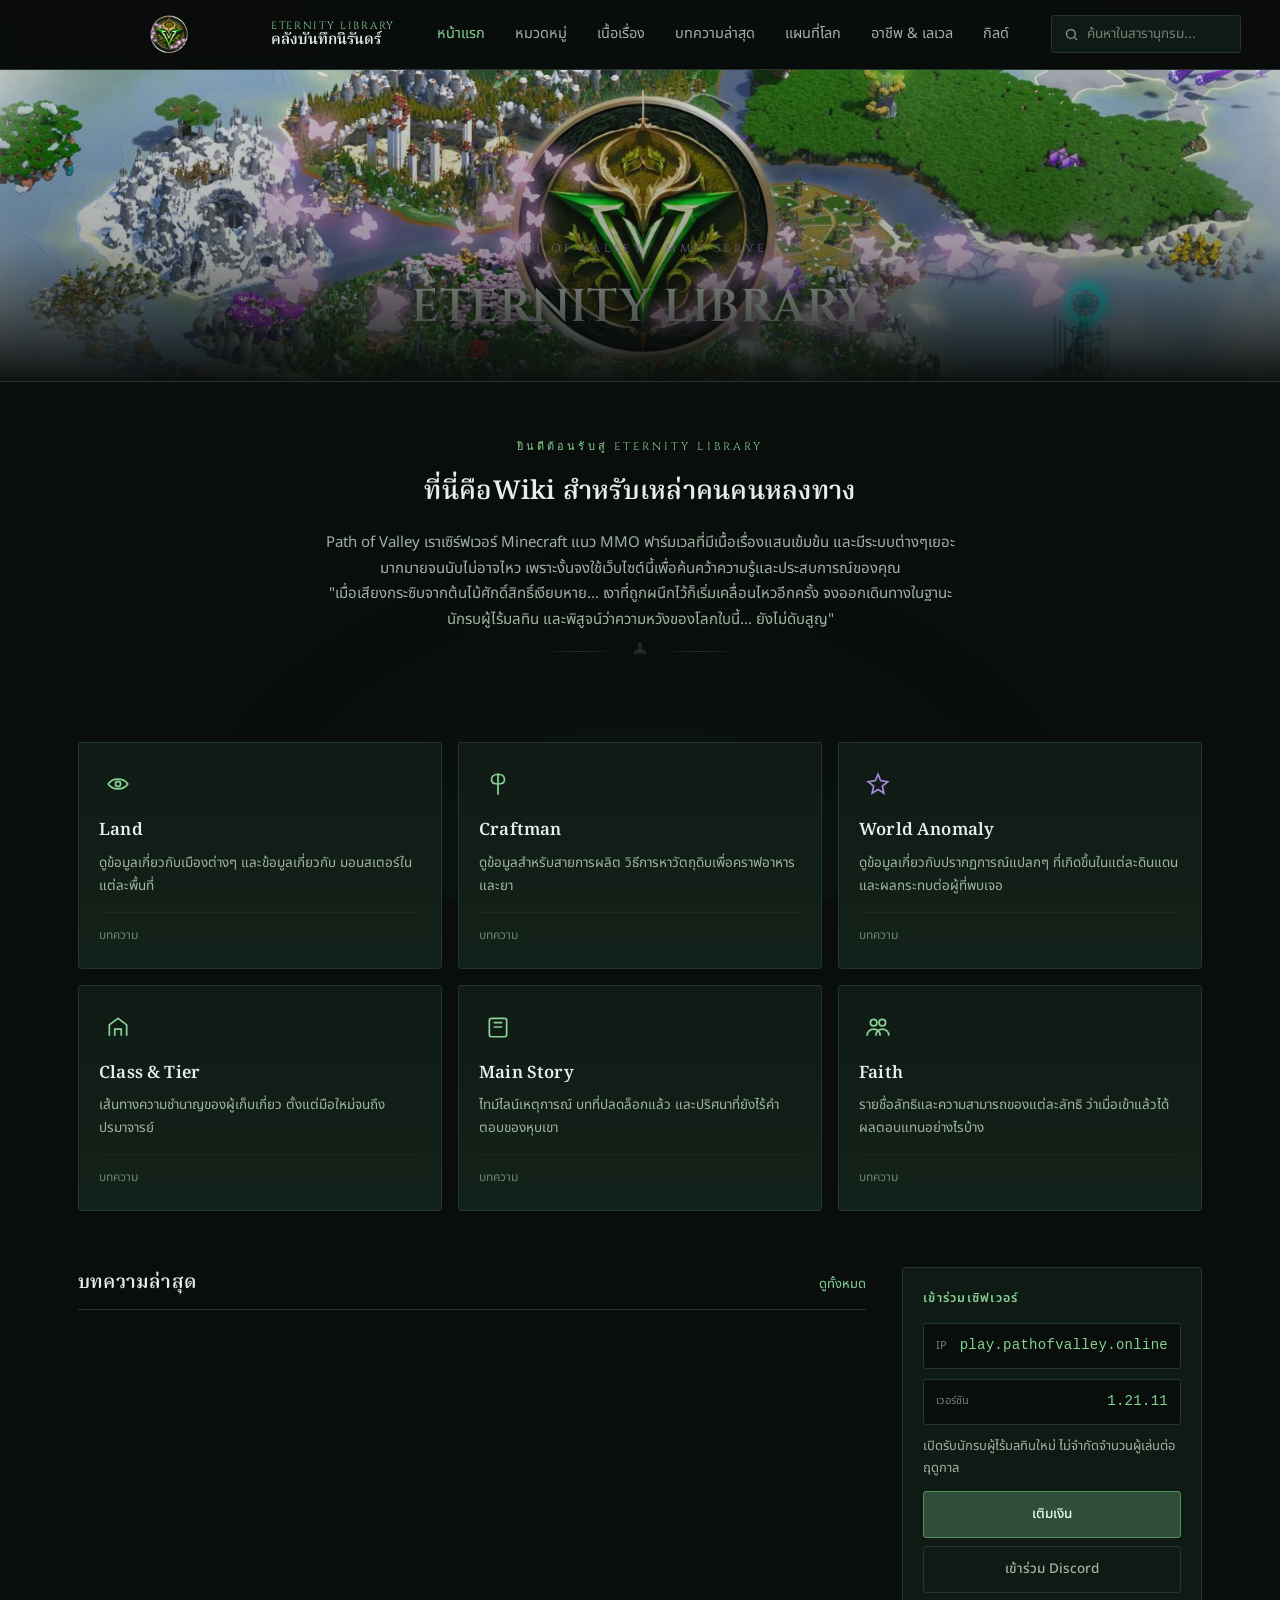
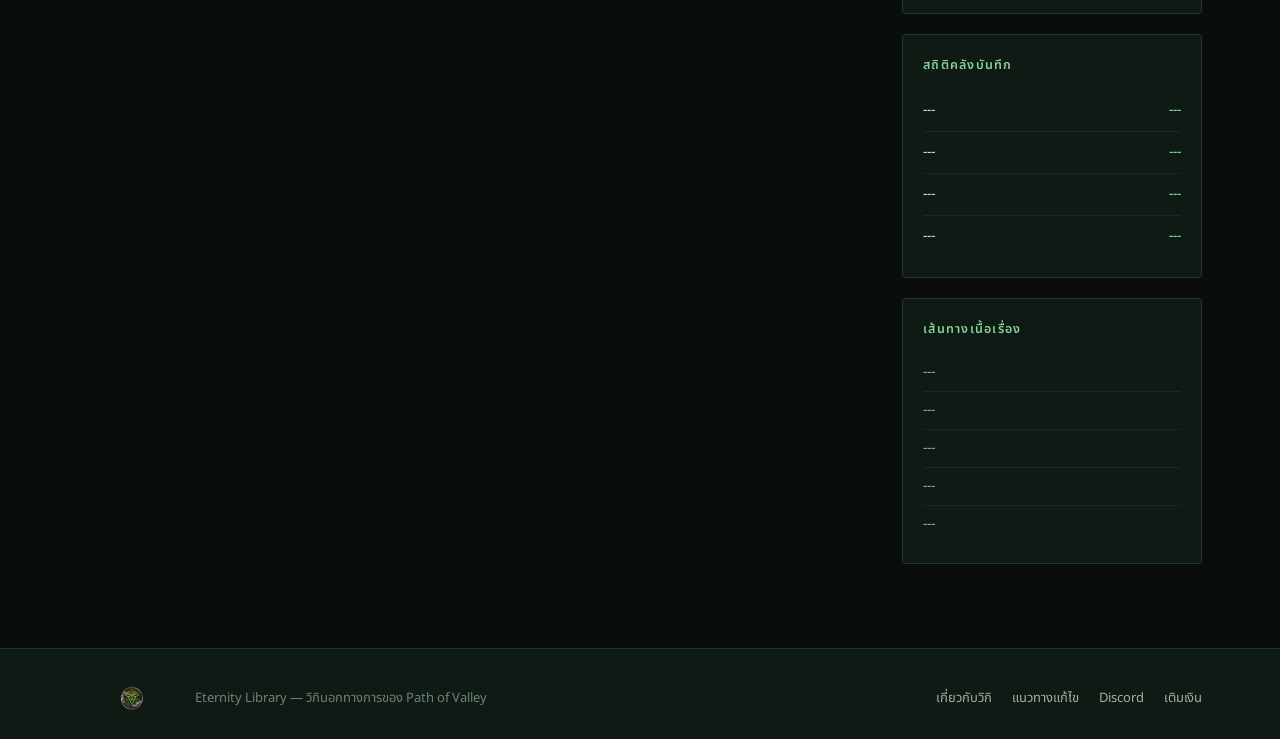
<file: index.html>
<!DOCTYPE html>
<html lang="th">
<head>
<meta charset="UTF-8">
<meta name="viewport" content="width=device-width, initial-scale=1.0">
<title>Eternity Library — สารานุกรม Path of Valley</title>

<!-- ฟอนต์ภาษาไทย + ฟอนต์หัวข้อสไตล์แฟนตาซี -->
<link rel="preconnect" href="https://fonts.googleapis.com">
<link rel="preconnect" href="https://fonts.gstatic.com" crossorigin>
<link href="https://fonts.googleapis.com/css2?family=Cinzel:wght@500;600;700&family=Noto+Serif+Thai:wght@500;600;700&family=Noto+Sans+Thai:wght@400;500;600&display=swap" rel="stylesheet">

<!-- ไฟล์สไตล์หลัก (สี/ฟอนต์/เลย์เอาต์ ทั้งหมดอยู่ไฟล์นี้) -->
<link rel="stylesheet" href="css/style.css">
</head>
<body>

<!-- =========================================================
     HEADER: โลโก้ (มุมซ้ายบน) + เมนู + ช่องค้นหา
     ========================================================= -->
<header>
  <div class="header-inner">
    <a href="#top" class="brand">
      <img src="images/logo.png" alt="Eternity Library โลโก้">
      <span class="brand-text">
        <span class="name-en">Eternity Library</span>
        <span class="name-th">คลังบันทึกนิรันดร์</span>
      </span>
    </a>
    <nav class="main-nav" id="mainNav">
      <a href="#top" class="active">หน้าแรก</a>
      <a href="#categories">หมวดหมู่</a>
      <a href="#storyline">เนื้อเรื่อง</a>
      <a href="#articles">บทความล่าสุด</a>
      <a href="Land.html">แผนที่โลก</a>
      <a href="#">อาชีพ &amp; เลเวล</a>
      <a href="#">กิลด์</a>
    </nav>
    <div class="search-box">
      <svg width="15" height="15" viewBox="0 0 24 24" fill="none" stroke="currentColor" stroke-width="2"><circle cx="11" cy="11" r="7"/><line x1="21" y1="21" x2="16.65" y2="16.65"/></svg>
      <input type="text" placeholder="ค้นหาในสารานุกรม...">
    </div>
    <button class="nav-toggle" id="navToggle" aria-label="เปิดเมนู">☰</button>
  </div>
</header>

<!-- =========================================================
     HERO: แบนเนอร์หน้าแรก + ชื่อวิกิ
     ========================================================= -->
<div class="hero" id="top">
  <img src="images/banner.jpg" alt="แผนที่หุบเขา Path of Valley">
  <div class="hero-content">
    <div class="eyebrow">Path of Valley · MMO Server</div>
    <h1>ETERNITY LIBRARY</h1>
  </div>
</div>

<!-- =========================================================
     INTRO: คำโปรยแนะนำเซิร์ฟเวอร์
     ========================================================= -->
<section class="intro">
  <div class="wrap">
    <div class="kicker">ยินดีต้อนรับสู่ ETERNITY LIBRARY</div>
    <h2>ที่นี่คือWiki สำหรับเหล่าคนคนหลงทาง</h2>
    <p>Path of Valley เราเซิร์ฟเวอร์ Minecraft แนว MMO ฟาร์มเวลที่มีเนื้อเรื่องแสนเข้มข้น และมีระบบต่างๆเยอะมากมายจนนับไม่อาจไหว เพราะงั้นจงใช้เว็บไซต์นี้เพื่อค้นคว้าความรู้และประสบการณ์ของคุณ <br> "เมื่อเสียงกระซิบจากต้นไม้ศักดิ์สิทธิ์เงียบหาย... เงาที่ถูกผนึกไว้ก็เริ่มเคลื่อนไหวอีกครั้ง
จงออกเดินทางในฐานะ นักรบผู้ไร้มลทิน และพิสูจน์ว่าความหวังของโลกใบนี้... ยังไม่ดับสูญ"</p>
  </div>
</section>

<!-- เส้นคั่นลายใบไม้ -->
<div class="ornament">
  <span class="stem"></span>
  <svg width="22" height="22" viewBox="0 0 24 24" fill="none" stroke="currentColor" stroke-width="1.4">
    <path d="M12 3c-2 3-2 6 0 9-2-1-5-1-6 2 3 1 5 0 6-2 1 2 3 3 6 2-1-3-4-3-6-2 2-3 2-6 0-9z"/>
  </svg>
  <span class="stem"></span>
</div>

<!-- =========================================================
     CATEGORIES: การ์ดหมวดหมู่ 6 หมวด
     ========================================================= -->
<section class="categories" id="categories">
  <div class="wrap">
    <div class="cat-grid">

      <a href="Land.html">
        <div class="cat-card"> 
          <div class="icon"> 
            <svg width="26" height="26" viewBox="0 0 24 24" fill="none" stroke="currentColor" stroke-width="1.6"><path d="M3 12c4-6 14-6 18 0-4 6-14 6-18 0z"/><circle cx="12" cy="12" r="2.4"/></svg>
          </div>
          <h3>Land</h3>
          <p>ดูข้อมูลเกี่ยวกับเมืองต่างๆ และข้อมูลเกี่ยวกับ มอนสเตอร์ในแต่ละพื้นที่</p>
        <div class="count">บทความ</div>
      </div>
      </a>

      <a href="Craftman.html">
      <div class="cat-card">
        <div class="icon">
          <svg width="26" height="26" viewBox="0 0 24 24" fill="none" stroke="currentColor" stroke-width="1.6"><path d="M12 2v20M6 8c0-3 2.5-5 6-5s6 2 6 5-2.5 4-6 4-6-1-6-4z"/></svg>
        </div>
        <h3>Craftman</h3>
        <p>ดูข้อมูลสำหรับสายการผลิต วิธีการหาวัตถุดิบเพื่อคราฟอาหารและยา</p>
        <div class="count">บทความ</div>
      </div>
      </a>

      <a href="world-anomaly.html">
      <div class="cat-card accent-purple">
        <div class="icon">
          <svg width="26" height="26" viewBox="0 0 24 24" fill="none" stroke="currentColor" stroke-width="1.6"><path d="M12 3l2.4 5.8L21 10l-5 4 1.4 6.4L12 17l-5.4 3.4L8 14l-5-4 6.6-1.2z"/></svg>
        </div>
        <h3>World Anomaly</h3>
        <p>ดูข้อมูลเกี่ยวกับปรากฏการณ์แปลกๆ ที่เกิดขึ้นในแต่ละดินแดน และผลกระทบต่อผู้ที่พบเจอ</p>
        <div class="count">บทความ</div>
      </div>
      </a>

      <a href="#">
      <div class="cat-card">
        <div class="icon">
          <svg width="26" height="26" viewBox="0 0 24 24" fill="none" stroke="currentColor" stroke-width="1.6"><path d="M4 20V10l8-6 8 6v10M9 20v-6h6v6"/></svg>
        </div>
        <h3>Class &amp; Tier</h3>
        <p>เส้นทางความชำนาญของผู้เก็บเกี่ยว ตั้งแต่มือใหม่จนถึงปรมาจารย์</p>
        <div class="count">บทความ</div>
      </div>
      </a>

      <a href="#">
      <div class="cat-card">
        <div class="icon">
          <svg width="26" height="26" viewBox="0 0 24 24" fill="none" stroke="currentColor" stroke-width="1.6"><path d="M4 19V6a2 2 0 012-2h12a2 2 0 012 2v13M4 19a2 2 0 002 2h12a2 2 0 002-2M8 8h8M8 12h8"/></svg>
        </div>
        <h3>Main Story</h3>
        <p>ไทม์ไลน์เหตุการณ์ บทที่ปลดล็อกแล้ว และปริศนาที่ยังไร้คำตอบของหุบเขา</p>
        <div class="count">บทความ</div>
      </div>
      </a>

      <a href="Faith.html">
      <div class="cat-card">
        <div class="icon">
          <svg width="26" height="26" viewBox="0 0 24 24" fill="none" stroke="currentColor" stroke-width="1.6"><circle cx="8" cy="8" r="3"/><circle cx="16" cy="8" r="3"/><path d="M2 20c0-3.5 2.7-6 6-6s6 2.5 6 6M10 20c0-3.5 2.7-6 6-6s6 2.5 6 6"/></svg>
        </div>
        <h3>Faith</h3>
        <p>รายชื่อลัทธิและความสามารถของแต่ละลัทธิ ว่าเมื่อเข้าแล้วได้ผลตอบแทนอย่างไรบ้าง</p>
        <div class="count">บทความ</div>
      </div>
      </a>

    </div>
  </div>
</section>

<!-- =========================================================
     ARTICLES + SIDEBAR: บทความล่าสุด และแถบข้าง
     ========================================================= -->
<section id="articles">
  <div class="wrap content-grid">

    <!-- คอลัมน์ซ้าย: รายการบทความล่าสุด -->
    <div>
      <div class="section-head">
        <h2>บทความล่าสุด</h2>
        <a href="#">ดูทั้งหมด</a>
      </div>
      <div class="article-list">

        <!-- <div class="article-row rare">
          <div class="article-thumb">
            <svg width="30" height="30" viewBox="0 0 24 24" fill="none" stroke="currentColor" stroke-width="1.5"><path d="M12 2l2.4 5.8L21 10l-5 4 1.4 6.4L12 17l-5.4 3.4L8 14l-5-4 6.6-1.2z"/></svg>
          </div>
          <div class="article-body">
            <h3><a href="#">ไม้เถาแสงจันทร์ (Moonvine)</a></h3>
            <p>วัตถุดิบระดับตำนานที่งอกเฉพาะคืนพระจันทร์เต็มดวงบริเวณทะเลสาบสะท้อนดาว ใช้ปรุงยาคืนความอ่อนเยาว์</p>
            <div class="article-meta">
              <span class="tag legend">ตำนาน</span>
              <span>แก้ไขล่าสุด 2 วันก่อน</span>
            </div>
          </div>
        </div> -->

        <!-- <div class="article-row">
          <div class="article-thumb">
            <svg width="30" height="30" viewBox="0 0 24 24" fill="none" stroke="currentColor" stroke-width="1.5"><path d="M4 20V10l8-6 8 6v10M9 20v-6h6v6"/></svg>
          </div>
          <div class="article-body">
            <h3><a href="#">ระบบเลเวลผู้เก็บเกี่ยว: จากมือใหม่สู่ปรมาจารย์</a></h3>
            <p>ตารางเลเวล 1-80 อธิบายค่าพลังเก็บเกี่ยว ทักษะที่ปลดล็อกในแต่ละช่วง และวิธีเร่งประสบการณ์อย่างมีประสิทธิภาพ</p>
            <div class="article-meta">
              <span class="tag growth">ระบบเกม</span>
              <span>แก้ไขล่าสุด 4 วันก่อน</span>
            </div>
          </div>
        </div> -->

        <!-- <div class="article-row">
          <div class="article-thumb">
            <svg width="30" height="30" viewBox="0 0 24 24" fill="none" stroke="currentColor" stroke-width="1.5"><path d="M8 8h8M8 12h8M8 16h5M4 19V6a2 2 0 012-2h12a2 2 0 012 2v13a2 2 0 01-2 2H6a2 2 0 01-2-2z"/></svg>
          </div>
          <div class="article-body">
            <h3><a href="#">หุบเขาผลิบาน: บทที่ 3 — เสียงกระซิบใต้ราก</a></h3>
            <p>บันทึกเนื้อเรื่องช่วงที่ผู้เก็บเกี่ยวค้นพบรากไม้โบราณที่จดจำทุกฤดูกาลที่ผ่านมาของหุบเขา</p>
            <div class="article-meta">
              <span class="tag">เนื้อเรื่อง</span>
              <span>แก้ไขล่าสุด 5 วันก่อน</span>
            </div>
          </div>
        </div> -->

        <!-- <div class="article-row rare">
          <div class="article-thumb">
            <svg width="30" height="30" viewBox="0 0 24 24" fill="none" stroke="currentColor" stroke-width="1.5"><path d="M3 12c4-6 14-6 18 0-4 6-14 6-18 0z"/><circle cx="12" cy="12" r="2.4"/></svg>
          </div>
          <div class="article-body">
            <h3><a href="#">รากษสรากไม้ — บอสประจำฤดูใบไม้ร่วง</a></h3>
            <p>สัตว์ประจำฤดูที่ตื่นขึ้นทุกวันเสาร์สุดท้ายของฤดู แนะนำทีมและลำดับการต่อสู้เพื่อดรอปวัตถุดิบหายาก</p>
            <div class="article-meta">
              <span class="tag legend">บอสประจำฤดู</span>
              <span>แก้ไขล่าสุด 1 สัปดาห์ก่อน</span>
            </div>
          </div>
        </div> -->

        <!-- <div class="article-row">
          <div class="article-thumb">
            <svg width="30" height="30" viewBox="0 0 24 24" fill="none" stroke="currentColor" stroke-width="1.5"><circle cx="8" cy="8" r="3"/><circle cx="16" cy="8" r="3"/><path d="M2 20c0-3.5 2.7-6 6-6s6 2.5 6 6M10 20c0-3.5 2.7-6 6-6s6 2.5 6 6"/></svg>
          </div>
          <div class="article-body">
            <h3><a href="#">กิลด์แห่งสัปดาห์: รากไม้เงียบ</a></h3>
            <p>สัมภาษณ์กิลด์อันดับหนึ่งของฤดูกาลนี้ กับกลยุทธ์การจัดสรรพื้นที่เพาะปลูกร่วมกัน</p>
            <div class="article-meta">
              <span class="tag">ชุมชน</span>
              <span>แก้ไขล่าสุด 1 สัปดาห์ก่อน</span>
            </div>
          </div>
        </div> -->

      </div>
    </div>

    <!-- คอลัมน์ขวา: แถบข้าง (เข้าเซิร์ฟ / สถิติ / สารบัญเนื้อเรื่อง) -->
    <aside>
      <div class="sidebar-box join-box">
        <h4>เข้าร่วมเซิฟเวอร์</h4>
        <div class="ip-row"><span>IP</span><span>play.pathofvalley.online</span></div>
        <div class="ip-row"><span>เวอร์ชัน</span><span>1.21.11</span></div>
        <p>เปิดรับนักรบผู้ไร้มลทินใหม่ ไม่จำกัดจำนวนผู้เล่นต่อฤดูกาล</p>
        <a href="https://store.pathofvalley.online/" class="btn" target="_blank" rel="noopener noreferrer">เติมเงิน</a>
        <a href="https://discord.gg/BUur6SgMSd" class="btn ghost" target="_blank" rel="noopener noreferrer">เข้าร่วม Discord</a>
      </div>

      <div class="sidebar-box">
        <h4>สถิติคลังบันทึก</h4>
        <div class="stat-row"><span>---</span><span>---</span></div>
        <div class="stat-row"><span>---</span><span>---</span></div>
        <div class="stat-row"><span>---</span><span>---</span></div>
        <div class="stat-row"><span>---</span><span>---</span></div>
      </div>

      <div class="sidebar-box" id="storyline">
        <h4>เส้นทางเนื้อเรื่อง</h4>
        <div class="toc-list">
          <a href="#">---</a>
          <a href="#">---</a>
          <a href="#">---</a>
          <a href="#">---</a>
          <a href="#">---</a>
        </div>
      </div>
    </aside>
  </div>
</section>

<!-- =========================================================
     FOOTER
     ========================================================= -->
<footer>
  <div class="wrap footer-inner">
    <div class="fbrand">
      <img src="images/logo.png" alt="" style="height:26px; width:auto; opacity:.8;">
      <span>Eternity Library — วิกินอกทางการของ Path of Valley</span>
    </div>
    <div class="footer-links">
      <a href="#">เกี่ยวกับวิกิ</a>
      <a href="#">แนวทางแก้ไข</a>
      <a href="https://discord.gg/BUur6SgMSd" target="_blank" rel="noopener noreferrer">Discord</a>
      <a href="https://store.pathofvalley.online/" target="_blank" rel="noopener noreferrer">เติมเงิน</a>
    </div>
  </div>
</footer>

<!-- ไฟล์สคริปต์ (เมนูมือถือ) -->
<script src="js/script.js"></script>

</body>
</html>
</file>
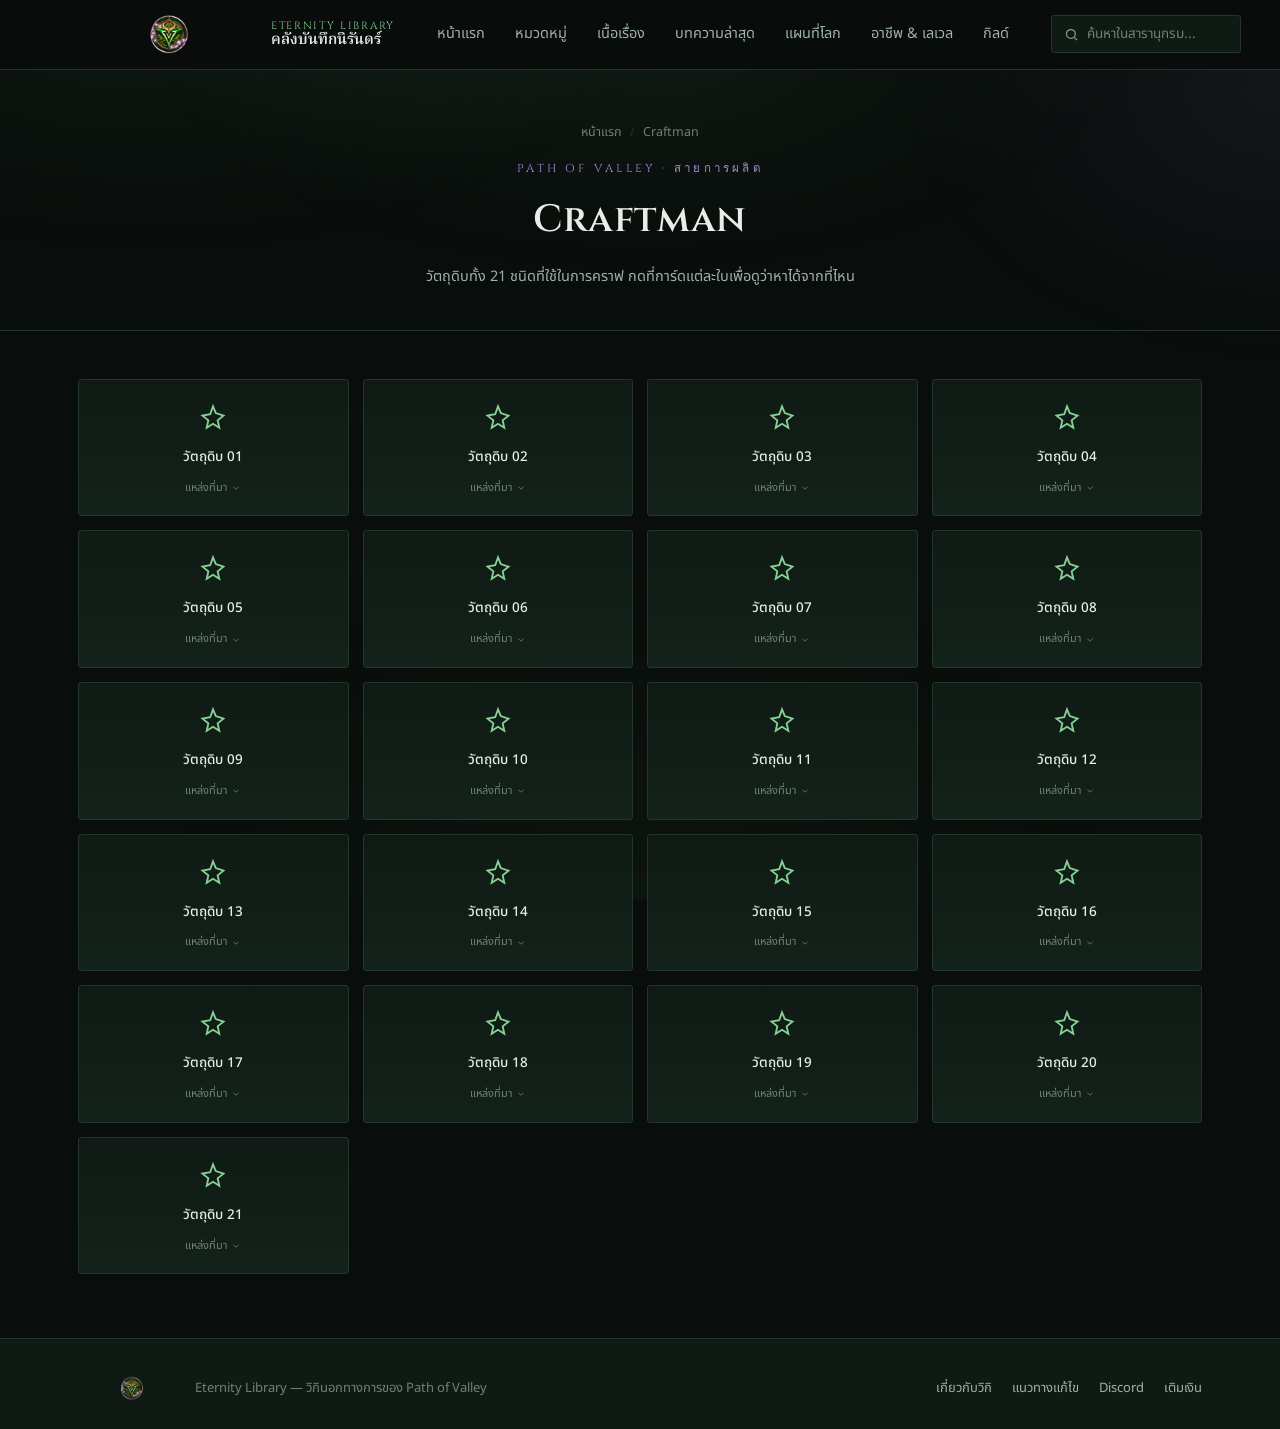
<file: Craftman.html>
<!DOCTYPE html>
<html lang="th">
<head>
<meta charset="UTF-8">
<meta name="viewport" content="width=device-width, initial-scale=1.0">
<title>Craftman — Eternity Library</title>

<link rel="preconnect" href="https://fonts.googleapis.com">
<link rel="preconnect" href="https://fonts.gstatic.com" crossorigin>
<link href="https://fonts.googleapis.com/css2?family=Cinzel:wght@500;600;700&family=Noto+Serif+Thai:wght@500;600;700&family=Noto+Sans+Thai:wght@400;500;600&display=swap" rel="stylesheet">

<link rel="stylesheet" href="css/style.css">
</head>
<body>

<header>
  <div class="header-inner">
    <a href="index.html" class="brand">
      <img src="images/logo.png" alt="Eternity Library โลโก้">
      <span class="brand-text">
        <span class="name-en">Eternity Library</span>
        <span class="name-th">คลังบันทึกนิรันดร์</span>
      </span>
    </a>
    <nav class="main-nav" id="mainNav">
      <a href="index.html">หน้าแรก</a>
      <a href="index.html#categories">หมวดหมู่</a>
      <a href="index.html#storyline">เนื้อเรื่อง</a>
      <a href="index.html#articles">บทความล่าสุด</a>
      <a href="Land.html">แผนที่โลก</a>
      <a href="Class-Tier.html">อาชีพ &amp; เลเวล</a>
      <a href="#">กิลด์</a>
    </nav>
    <div class="search-box">
      <svg width="15" height="15" viewBox="0 0 24 24" fill="none" stroke="currentColor" stroke-width="2"><circle cx="11" cy="11" r="7"/><line x1="21" y1="21" x2="16.65" y2="16.65"/></svg>
      <input type="text" placeholder="ค้นหาในสารานุกรม...">
    </div>
    <button class="nav-toggle" id="navToggle" aria-label="เปิดเมนู">☰</button>
  </div>
</header>

<section class="page-hero">
  <div class="wrap">
    <div class="breadcrumb">
      <a href="index.html">หน้าแรก</a><span class="sep">/</span><span>Craftman</span>
    </div>
    <div class="eyebrow">Path of Valley · สายการผลิต</div>
    <h1>Craftman</h1>
    <p>วัตถุดิบทั้ง 21 ชนิดที่ใช้ในการคราฟ กดที่การ์ดแต่ละใบเพื่อดูว่าหาได้จากที่ไหน</p>
  </div>
</section>

<section>
  <div class="wrap">
    <div class="mat-grid">

      <details class="mat-card">
        <summary>
          <div class="mat-icon"><svg width="28" height="28" viewBox="0 0 24 24" fill="none" stroke="currentColor" stroke-width="1.6"><path d="M12 2l2.4 5.8L21 10l-5 4 1.4 6.4L12 17l-5.4 3.4L8 14l-5-4 6.6-1.2z"/></svg></div>
          <div class="mat-name">วัตถุดิบ 01</div>
          <div class="mat-hint">แหล่งที่มา <svg width="10" height="10" viewBox="0 0 24 24" fill="none" stroke="currentColor" stroke-width="2"><polyline points="6 9 12 15 18 9"/></svg></div>
        </summary>
        <div class="mat-source">
          <span class="label">พบได้จาก</span>
          (ใส่รายละเอียดแหล่งที่มาของวัตถุดิบ 01 ภายหลัง)
        </div>
      </details>

      <details class="mat-card">
        <summary>
          <div class="mat-icon"><svg width="28" height="28" viewBox="0 0 24 24" fill="none" stroke="currentColor" stroke-width="1.6"><path d="M12 2l2.4 5.8L21 10l-5 4 1.4 6.4L12 17l-5.4 3.4L8 14l-5-4 6.6-1.2z"/></svg></div>
          <div class="mat-name">วัตถุดิบ 02</div>
          <div class="mat-hint">แหล่งที่มา <svg width="10" height="10" viewBox="0 0 24 24" fill="none" stroke="currentColor" stroke-width="2"><polyline points="6 9 12 15 18 9"/></svg></div>
        </summary>
        <div class="mat-source">
          <span class="label">พบได้จาก</span>
          (ใส่รายละเอียดแหล่งที่มาของวัตถุดิบ 02 ภายหลัง)
        </div>
      </details>

      <details class="mat-card">
        <summary>
          <div class="mat-icon"><svg width="28" height="28" viewBox="0 0 24 24" fill="none" stroke="currentColor" stroke-width="1.6"><path d="M12 2l2.4 5.8L21 10l-5 4 1.4 6.4L12 17l-5.4 3.4L8 14l-5-4 6.6-1.2z"/></svg></div>
          <div class="mat-name">วัตถุดิบ 03</div>
          <div class="mat-hint">แหล่งที่มา <svg width="10" height="10" viewBox="0 0 24 24" fill="none" stroke="currentColor" stroke-width="2"><polyline points="6 9 12 15 18 9"/></svg></div>
        </summary>
        <div class="mat-source">
          <span class="label">พบได้จาก</span>
          (ใส่รายละเอียดแหล่งที่มาของวัตถุดิบ 03 ภายหลัง)
        </div>
      </details>

      <details class="mat-card">
        <summary>
          <div class="mat-icon"><svg width="28" height="28" viewBox="0 0 24 24" fill="none" stroke="currentColor" stroke-width="1.6"><path d="M12 2l2.4 5.8L21 10l-5 4 1.4 6.4L12 17l-5.4 3.4L8 14l-5-4 6.6-1.2z"/></svg></div>
          <div class="mat-name">วัตถุดิบ 04</div>
          <div class="mat-hint">แหล่งที่มา <svg width="10" height="10" viewBox="0 0 24 24" fill="none" stroke="currentColor" stroke-width="2"><polyline points="6 9 12 15 18 9"/></svg></div>
        </summary>
        <div class="mat-source">
          <span class="label">พบได้จาก</span>
          (ใส่รายละเอียดแหล่งที่มาของวัตถุดิบ 04 ภายหลัง)
        </div>
      </details>

      <details class="mat-card">
        <summary>
          <div class="mat-icon"><svg width="28" height="28" viewBox="0 0 24 24" fill="none" stroke="currentColor" stroke-width="1.6"><path d="M12 2l2.4 5.8L21 10l-5 4 1.4 6.4L12 17l-5.4 3.4L8 14l-5-4 6.6-1.2z"/></svg></div>
          <div class="mat-name">วัตถุดิบ 05</div>
          <div class="mat-hint">แหล่งที่มา <svg width="10" height="10" viewBox="0 0 24 24" fill="none" stroke="currentColor" stroke-width="2"><polyline points="6 9 12 15 18 9"/></svg></div>
        </summary>
        <div class="mat-source">
          <span class="label">พบได้จาก</span>
          (ใส่รายละเอียดแหล่งที่มาของวัตถุดิบ 05 ภายหลัง)
        </div>
      </details>

      <details class="mat-card">
        <summary>
          <div class="mat-icon"><svg width="28" height="28" viewBox="0 0 24 24" fill="none" stroke="currentColor" stroke-width="1.6"><path d="M12 2l2.4 5.8L21 10l-5 4 1.4 6.4L12 17l-5.4 3.4L8 14l-5-4 6.6-1.2z"/></svg></div>
          <div class="mat-name">วัตถุดิบ 06</div>
          <div class="mat-hint">แหล่งที่มา <svg width="10" height="10" viewBox="0 0 24 24" fill="none" stroke="currentColor" stroke-width="2"><polyline points="6 9 12 15 18 9"/></svg></div>
        </summary>
        <div class="mat-source">
          <span class="label">พบได้จาก</span>
          (ใส่รายละเอียดแหล่งที่มาของวัตถุดิบ 06 ภายหลัง)
        </div>
      </details>

      <details class="mat-card">
        <summary>
          <div class="mat-icon"><svg width="28" height="28" viewBox="0 0 24 24" fill="none" stroke="currentColor" stroke-width="1.6"><path d="M12 2l2.4 5.8L21 10l-5 4 1.4 6.4L12 17l-5.4 3.4L8 14l-5-4 6.6-1.2z"/></svg></div>
          <div class="mat-name">วัตถุดิบ 07</div>
          <div class="mat-hint">แหล่งที่มา <svg width="10" height="10" viewBox="0 0 24 24" fill="none" stroke="currentColor" stroke-width="2"><polyline points="6 9 12 15 18 9"/></svg></div>
        </summary>
        <div class="mat-source">
          <span class="label">พบได้จาก</span>
          (ใส่รายละเอียดแหล่งที่มาของวัตถุดิบ 07 ภายหลัง)
        </div>
      </details>

      <details class="mat-card">
        <summary>
          <div class="mat-icon"><svg width="28" height="28" viewBox="0 0 24 24" fill="none" stroke="currentColor" stroke-width="1.6"><path d="M12 2l2.4 5.8L21 10l-5 4 1.4 6.4L12 17l-5.4 3.4L8 14l-5-4 6.6-1.2z"/></svg></div>
          <div class="mat-name">วัตถุดิบ 08</div>
          <div class="mat-hint">แหล่งที่มา <svg width="10" height="10" viewBox="0 0 24 24" fill="none" stroke="currentColor" stroke-width="2"><polyline points="6 9 12 15 18 9"/></svg></div>
        </summary>
        <div class="mat-source">
          <span class="label">พบได้จาก</span>
          (ใส่รายละเอียดแหล่งที่มาของวัตถุดิบ 08 ภายหลัง)
        </div>
      </details>

      <details class="mat-card">
        <summary>
          <div class="mat-icon"><svg width="28" height="28" viewBox="0 0 24 24" fill="none" stroke="currentColor" stroke-width="1.6"><path d="M12 2l2.4 5.8L21 10l-5 4 1.4 6.4L12 17l-5.4 3.4L8 14l-5-4 6.6-1.2z"/></svg></div>
          <div class="mat-name">วัตถุดิบ 09</div>
          <div class="mat-hint">แหล่งที่มา <svg width="10" height="10" viewBox="0 0 24 24" fill="none" stroke="currentColor" stroke-width="2"><polyline points="6 9 12 15 18 9"/></svg></div>
        </summary>
        <div class="mat-source">
          <span class="label">พบได้จาก</span>
          (ใส่รายละเอียดแหล่งที่มาของวัตถุดิบ 09 ภายหลัง)
        </div>
      </details>

      <details class="mat-card">
        <summary>
          <div class="mat-icon"><svg width="28" height="28" viewBox="0 0 24 24" fill="none" stroke="currentColor" stroke-width="1.6"><path d="M12 2l2.4 5.8L21 10l-5 4 1.4 6.4L12 17l-5.4 3.4L8 14l-5-4 6.6-1.2z"/></svg></div>
          <div class="mat-name">วัตถุดิบ 10</div>
          <div class="mat-hint">แหล่งที่มา <svg width="10" height="10" viewBox="0 0 24 24" fill="none" stroke="currentColor" stroke-width="2"><polyline points="6 9 12 15 18 9"/></svg></div>
        </summary>
        <div class="mat-source">
          <span class="label">พบได้จาก</span>
          (ใส่รายละเอียดแหล่งที่มาของวัตถุดิบ 10 ภายหลัง)
        </div>
      </details>

      <details class="mat-card">
        <summary>
          <div class="mat-icon"><svg width="28" height="28" viewBox="0 0 24 24" fill="none" stroke="currentColor" stroke-width="1.6"><path d="M12 2l2.4 5.8L21 10l-5 4 1.4 6.4L12 17l-5.4 3.4L8 14l-5-4 6.6-1.2z"/></svg></div>
          <div class="mat-name">วัตถุดิบ 11</div>
          <div class="mat-hint">แหล่งที่มา <svg width="10" height="10" viewBox="0 0 24 24" fill="none" stroke="currentColor" stroke-width="2"><polyline points="6 9 12 15 18 9"/></svg></div>
        </summary>
        <div class="mat-source">
          <span class="label">พบได้จาก</span>
          (ใส่รายละเอียดแหล่งที่มาของวัตถุดิบ 11 ภายหลัง)
        </div>
      </details>

      <details class="mat-card">
        <summary>
          <div class="mat-icon"><svg width="28" height="28" viewBox="0 0 24 24" fill="none" stroke="currentColor" stroke-width="1.6"><path d="M12 2l2.4 5.8L21 10l-5 4 1.4 6.4L12 17l-5.4 3.4L8 14l-5-4 6.6-1.2z"/></svg></div>
          <div class="mat-name">วัตถุดิบ 12</div>
          <div class="mat-hint">แหล่งที่มา <svg width="10" height="10" viewBox="0 0 24 24" fill="none" stroke="currentColor" stroke-width="2"><polyline points="6 9 12 15 18 9"/></svg></div>
        </summary>
        <div class="mat-source">
          <span class="label">พบได้จาก</span>
          (ใส่รายละเอียดแหล่งที่มาของวัตถุดิบ 12 ภายหลัง)
        </div>
      </details>

      <details class="mat-card">
        <summary>
          <div class="mat-icon"><svg width="28" height="28" viewBox="0 0 24 24" fill="none" stroke="currentColor" stroke-width="1.6"><path d="M12 2l2.4 5.8L21 10l-5 4 1.4 6.4L12 17l-5.4 3.4L8 14l-5-4 6.6-1.2z"/></svg></div>
          <div class="mat-name">วัตถุดิบ 13</div>
          <div class="mat-hint">แหล่งที่มา <svg width="10" height="10" viewBox="0 0 24 24" fill="none" stroke="currentColor" stroke-width="2"><polyline points="6 9 12 15 18 9"/></svg></div>
        </summary>
        <div class="mat-source">
          <span class="label">พบได้จาก</span>
          (ใส่รายละเอียดแหล่งที่มาของวัตถุดิบ 13 ภายหลัง)
        </div>
      </details>

      <details class="mat-card">
        <summary>
          <div class="mat-icon"><svg width="28" height="28" viewBox="0 0 24 24" fill="none" stroke="currentColor" stroke-width="1.6"><path d="M12 2l2.4 5.8L21 10l-5 4 1.4 6.4L12 17l-5.4 3.4L8 14l-5-4 6.6-1.2z"/></svg></div>
          <div class="mat-name">วัตถุดิบ 14</div>
          <div class="mat-hint">แหล่งที่มา <svg width="10" height="10" viewBox="0 0 24 24" fill="none" stroke="currentColor" stroke-width="2"><polyline points="6 9 12 15 18 9"/></svg></div>
        </summary>
        <div class="mat-source">
          <span class="label">พบได้จาก</span>
          (ใส่รายละเอียดแหล่งที่มาของวัตถุดิบ 14 ภายหลัง)
        </div>
      </details>

      <details class="mat-card">
        <summary>
          <div class="mat-icon"><svg width="28" height="28" viewBox="0 0 24 24" fill="none" stroke="currentColor" stroke-width="1.6"><path d="M12 2l2.4 5.8L21 10l-5 4 1.4 6.4L12 17l-5.4 3.4L8 14l-5-4 6.6-1.2z"/></svg></div>
          <div class="mat-name">วัตถุดิบ 15</div>
          <div class="mat-hint">แหล่งที่มา <svg width="10" height="10" viewBox="0 0 24 24" fill="none" stroke="currentColor" stroke-width="2"><polyline points="6 9 12 15 18 9"/></svg></div>
        </summary>
        <div class="mat-source">
          <span class="label">พบได้จาก</span>
          (ใส่รายละเอียดแหล่งที่มาของวัตถุดิบ 15 ภายหลัง)
        </div>
      </details>

      <details class="mat-card">
        <summary>
          <div class="mat-icon"><svg width="28" height="28" viewBox="0 0 24 24" fill="none" stroke="currentColor" stroke-width="1.6"><path d="M12 2l2.4 5.8L21 10l-5 4 1.4 6.4L12 17l-5.4 3.4L8 14l-5-4 6.6-1.2z"/></svg></div>
          <div class="mat-name">วัตถุดิบ 16</div>
          <div class="mat-hint">แหล่งที่มา <svg width="10" height="10" viewBox="0 0 24 24" fill="none" stroke="currentColor" stroke-width="2"><polyline points="6 9 12 15 18 9"/></svg></div>
        </summary>
        <div class="mat-source">
          <span class="label">พบได้จาก</span>
          (ใส่รายละเอียดแหล่งที่มาของวัตถุดิบ 16 ภายหลัง)
        </div>
      </details>

      <details class="mat-card">
        <summary>
          <div class="mat-icon"><svg width="28" height="28" viewBox="0 0 24 24" fill="none" stroke="currentColor" stroke-width="1.6"><path d="M12 2l2.4 5.8L21 10l-5 4 1.4 6.4L12 17l-5.4 3.4L8 14l-5-4 6.6-1.2z"/></svg></div>
          <div class="mat-name">วัตถุดิบ 17</div>
          <div class="mat-hint">แหล่งที่มา <svg width="10" height="10" viewBox="0 0 24 24" fill="none" stroke="currentColor" stroke-width="2"><polyline points="6 9 12 15 18 9"/></svg></div>
        </summary>
        <div class="mat-source">
          <span class="label">พบได้จาก</span>
          (ใส่รายละเอียดแหล่งที่มาของวัตถุดิบ 17 ภายหลัง)
        </div>
      </details>

      <details class="mat-card">
        <summary>
          <div class="mat-icon"><svg width="28" height="28" viewBox="0 0 24 24" fill="none" stroke="currentColor" stroke-width="1.6"><path d="M12 2l2.4 5.8L21 10l-5 4 1.4 6.4L12 17l-5.4 3.4L8 14l-5-4 6.6-1.2z"/></svg></div>
          <div class="mat-name">วัตถุดิบ 18</div>
          <div class="mat-hint">แหล่งที่มา <svg width="10" height="10" viewBox="0 0 24 24" fill="none" stroke="currentColor" stroke-width="2"><polyline points="6 9 12 15 18 9"/></svg></div>
        </summary>
        <div class="mat-source">
          <span class="label">พบได้จาก</span>
          (ใส่รายละเอียดแหล่งที่มาของวัตถุดิบ 18 ภายหลัง)
        </div>
      </details>

      <details class="mat-card">
        <summary>
          <div class="mat-icon"><svg width="28" height="28" viewBox="0 0 24 24" fill="none" stroke="currentColor" stroke-width="1.6"><path d="M12 2l2.4 5.8L21 10l-5 4 1.4 6.4L12 17l-5.4 3.4L8 14l-5-4 6.6-1.2z"/></svg></div>
          <div class="mat-name">วัตถุดิบ 19</div>
          <div class="mat-hint">แหล่งที่มา <svg width="10" height="10" viewBox="0 0 24 24" fill="none" stroke="currentColor" stroke-width="2"><polyline points="6 9 12 15 18 9"/></svg></div>
        </summary>
        <div class="mat-source">
          <span class="label">พบได้จาก</span>
          (ใส่รายละเอียดแหล่งที่มาของวัตถุดิบ 19 ภายหลัง)
        </div>
      </details>

      <details class="mat-card">
        <summary>
          <div class="mat-icon"><svg width="28" height="28" viewBox="0 0 24 24" fill="none" stroke="currentColor" stroke-width="1.6"><path d="M12 2l2.4 5.8L21 10l-5 4 1.4 6.4L12 17l-5.4 3.4L8 14l-5-4 6.6-1.2z"/></svg></div>
          <div class="mat-name">วัตถุดิบ 20</div>
          <div class="mat-hint">แหล่งที่มา <svg width="10" height="10" viewBox="0 0 24 24" fill="none" stroke="currentColor" stroke-width="2"><polyline points="6 9 12 15 18 9"/></svg></div>
        </summary>
        <div class="mat-source">
          <span class="label">พบได้จาก</span>
          (ใส่รายละเอียดแหล่งที่มาของวัตถุดิบ 20 ภายหลัง)
        </div>
      </details>

      <details class="mat-card">
        <summary>
          <div class="mat-icon"><svg width="28" height="28" viewBox="0 0 24 24" fill="none" stroke="currentColor" stroke-width="1.6"><path d="M12 2l2.4 5.8L21 10l-5 4 1.4 6.4L12 17l-5.4 3.4L8 14l-5-4 6.6-1.2z"/></svg></div>
          <div class="mat-name">วัตถุดิบ 21</div>
          <div class="mat-hint">แหล่งที่มา <svg width="10" height="10" viewBox="0 0 24 24" fill="none" stroke="currentColor" stroke-width="2"><polyline points="6 9 12 15 18 9"/></svg></div>
        </summary>
        <div class="mat-source">
          <span class="label">พบได้จาก</span>
          (ใส่รายละเอียดแหล่งที่มาของวัตถุดิบ 21 ภายหลัง)
        </div>
      </details>

    </div>
  </div>
</section>

<footer>
  <div class="wrap footer-inner">
    <div class="fbrand">
      <img src="images/logo.png" alt="" style="height:26px; width:auto; opacity:.8;">
      <span>Eternity Library — วิกินอกทางการของ Path of Valley</span>
    </div>
    <div class="footer-links">
      <a href="#">เกี่ยวกับวิกิ</a>
      <a href="#">แนวทางแก้ไข</a>
      <a href="https://discord.gg/BUur6SgMSd" target="_blank" rel="noopener noreferrer">Discord</a>
      <a href="https://store.pathofvalley.online/" target="_blank" rel="noopener noreferrer">เติมเงิน</a>
    </div>
  </div>
</footer>

<script src="js/script.js"></script>

</body>
</html>
</file>
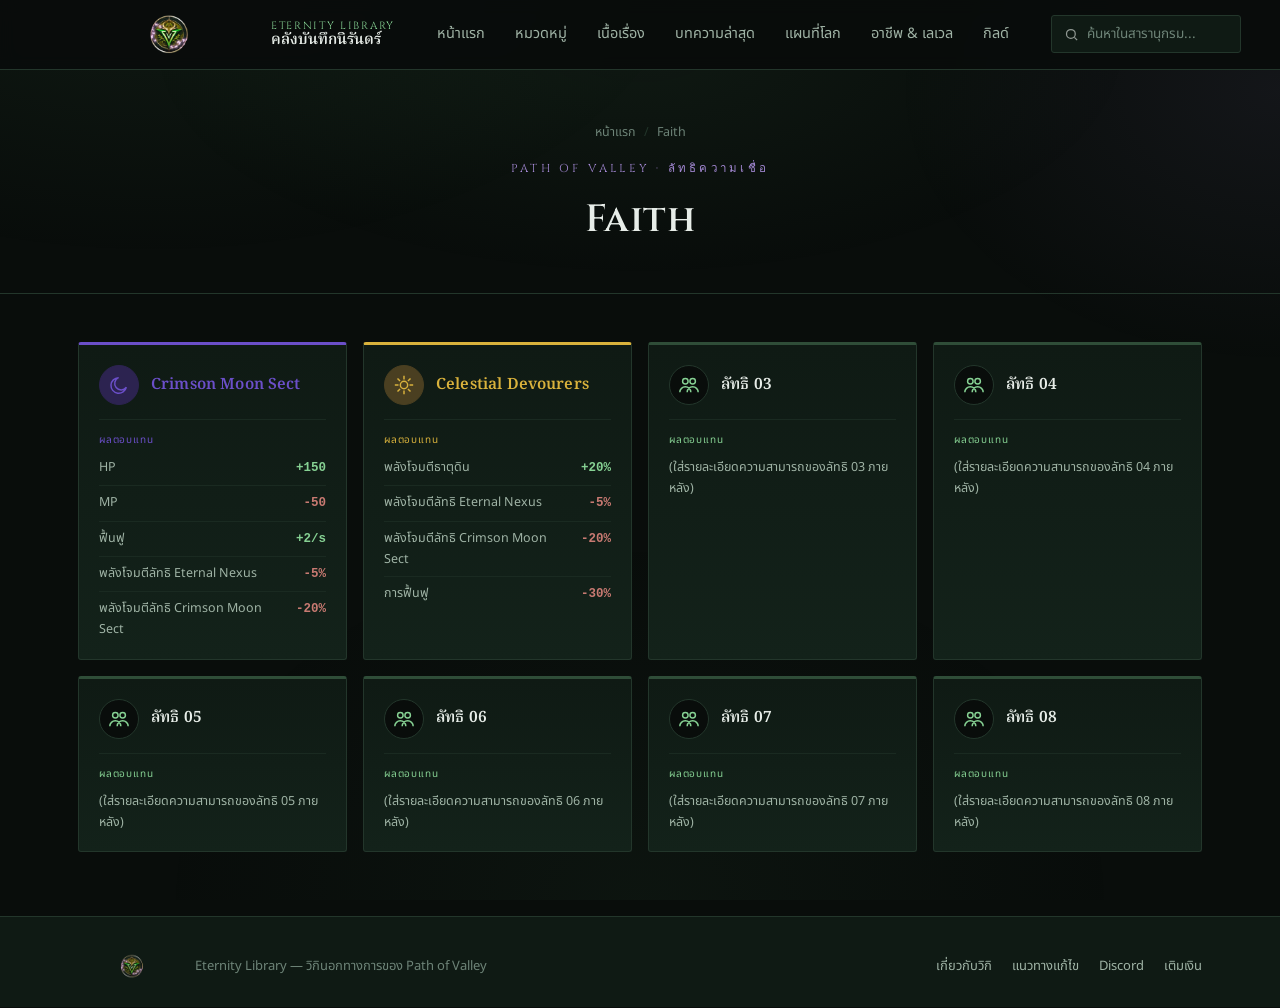
<file: Faith.html>
<!DOCTYPE html>
<html lang="th">
<head>
<meta charset="UTF-8">
<meta name="viewport" content="width=device-width, initial-scale=1.0">
<title>Faith — Eternity Library</title>

<link rel="preconnect" href="https://fonts.googleapis.com">
<link rel="preconnect" href="https://fonts.gstatic.com" crossorigin>
<link href="https://fonts.googleapis.com/css2?family=Cinzel:wght@500;600;700&family=Noto+Serif+Thai:wght@500;600;700&family=Noto+Sans+Thai:wght@400;500;600&display=swap" rel="stylesheet">

<link rel="stylesheet" href="css/style.css">
</head>
<body>

<header>
  <div class="header-inner">
    <a href="index.html" class="brand">
      <img src="images/logo.png" alt="Eternity Library โลโก้">
      <span class="brand-text">
        <span class="name-en">Eternity Library</span>
        <span class="name-th">คลังบันทึกนิรันดร์</span>
      </span>
    </a>
    <nav class="main-nav" id="mainNav">
      <a href="index.html">หน้าแรก</a>
      <a href="index.html#categories">หมวดหมู่</a>
      <a href="index.html#storyline">เนื้อเรื่อง</a>
      <a href="index.html#articles">บทความล่าสุด</a>
      <a href="Land.html">แผนที่โลก</a>
      <a href="Class-Tier.html">อาชีพ &amp; เลเวล</a>
      <a href="#">กิลด์</a>
    </nav>
    <div class="search-box">
      <svg width="15" height="15" viewBox="0 0 24 24" fill="none" stroke="currentColor" stroke-width="2"><circle cx="11" cy="11" r="7"/><line x1="21" y1="21" x2="16.65" y2="16.65"/></svg>
      <input type="text" placeholder="ค้นหาในสารานุกรม...">
    </div>
    <button class="nav-toggle" id="navToggle" aria-label="เปิดเมนู">☰</button>
  </div>
</header>

<section class="page-hero">
  <div class="wrap">
    <div class="breadcrumb">
      <a href="index.html">หน้าแรก</a><span class="sep">/</span><span>Faith</span>
    </div>
    <div class="eyebrow">Path of Valley · ลัทธิความเชื่อ</div>
    <h1>Faith</h1>
  </div>
</section>

<section>
  <div class="wrap">
    <div class="faith-grid">

      <div class="faith-card sect-crimson">
        <div class="faith-head">
          <div class="faith-icon"><svg width="22" height="22" viewBox="0 0 24 24" fill="none" stroke="currentColor" stroke-width="1.6"><path d="M20 14.5A8.5 8.5 0 1111.5 4a7 7 0 108.5 10.5z"/></svg></div>
          <div class="faith-body"><h3>Crimson Moon Sect</h3></div>
        </div>
        <div class="faith-eff">
          <span class="label">ผลตอบแทน</span>
          <ul class="stat-list">
            <li><span>HP</span><span class="stat-val pos">+150</span></li>
            <li><span>MP</span><span class="stat-val neg">-50</span></li>
            <li><span>ฟื้นฟู</span><span class="stat-val pos">+2/s</span></li>
            <li><span>พลังโจมตีลัทธิ Eternal Nexus</span><span class="stat-val neg">-5%</span></li>
            <li><span>พลังโจมตีลัทธิ Crimson Moon Sect</span><span class="stat-val neg">-20%</span></li>
          </ul>
        </div>
      </div>

      <div class="faith-card sect-celestial">
        <div class="faith-head">
          <div class="faith-icon"><svg width="22" height="22" viewBox="0 0 24 24" fill="none" stroke="currentColor" stroke-width="1.6"><circle cx="12" cy="12" r="4"/><path d="M12 2v4M12 18v4M4.9 4.9l2.8 2.8M16.3 16.3l2.8 2.8M2 12h4M18 12h4M4.9 19.1l2.8-2.8M16.3 7.7l2.8-2.8"/></svg></div>
          <div class="faith-body"><h3>Celestial Devourers</h3></div>
        </div>
        <div class="faith-eff">
          <span class="label">ผลตอบแทน</span>
          <ul class="stat-list">
            <li><span>พลังโจมตีธาตุดิน</span><span class="stat-val pos">+20%</span></li>
            <li><span>พลังโจมตีลัทธิ Eternal Nexus</span><span class="stat-val neg">-5%</span></li>
            <li><span>พลังโจมตีลัทธิ Crimson Moon Sect</span><span class="stat-val neg">-20%</span></li>
            <li><span>การฟื้นฟู</span><span class="stat-val neg">-30%</span></li>
          </ul>
        </div>
      </div>

      <div class="faith-card">
        <div class="faith-head">
          <div class="faith-icon"><svg width="22" height="22" viewBox="0 0 24 24" fill="none" stroke="currentColor" stroke-width="1.6"><circle cx="8" cy="8" r="3"/><circle cx="16" cy="8" r="3"/><path d="M2 20c0-3.5 2.7-6 6-6s6 2.5 6 6M10 20c0-3.5 2.7-6 6-6s6 2.5 6 6"/></svg></div>
          <div class="faith-body"><h3>ลัทธิ 03</h3></div>
        </div>
        <div class="faith-eff">
          <span class="label">ผลตอบแทน</span>
          <p>(ใส่รายละเอียดความสามารถของลัทธิ 03 ภายหลัง)</p>
        </div>
      </div>

      <div class="faith-card">
        <div class="faith-head">
          <div class="faith-icon"><svg width="22" height="22" viewBox="0 0 24 24" fill="none" stroke="currentColor" stroke-width="1.6"><circle cx="8" cy="8" r="3"/><circle cx="16" cy="8" r="3"/><path d="M2 20c0-3.5 2.7-6 6-6s6 2.5 6 6M10 20c0-3.5 2.7-6 6-6s6 2.5 6 6"/></svg></div>
          <div class="faith-body"><h3>ลัทธิ 04</h3></div>
        </div>
        <div class="faith-eff">
          <span class="label">ผลตอบแทน</span>
          <p>(ใส่รายละเอียดความสามารถของลัทธิ 04 ภายหลัง)</p>
        </div>
      </div>

      <div class="faith-card">
        <div class="faith-head">
          <div class="faith-icon"><svg width="22" height="22" viewBox="0 0 24 24" fill="none" stroke="currentColor" stroke-width="1.6"><circle cx="8" cy="8" r="3"/><circle cx="16" cy="8" r="3"/><path d="M2 20c0-3.5 2.7-6 6-6s6 2.5 6 6M10 20c0-3.5 2.7-6 6-6s6 2.5 6 6"/></svg></div>
          <div class="faith-body"><h3>ลัทธิ 05</h3></div>
        </div>
        <div class="faith-eff">
          <span class="label">ผลตอบแทน</span>
          <p>(ใส่รายละเอียดความสามารถของลัทธิ 05 ภายหลัง)</p>
        </div>
      </div>

      <div class="faith-card">
        <div class="faith-head">
          <div class="faith-icon"><svg width="22" height="22" viewBox="0 0 24 24" fill="none" stroke="currentColor" stroke-width="1.6"><circle cx="8" cy="8" r="3"/><circle cx="16" cy="8" r="3"/><path d="M2 20c0-3.5 2.7-6 6-6s6 2.5 6 6M10 20c0-3.5 2.7-6 6-6s6 2.5 6 6"/></svg></div>
          <div class="faith-body"><h3>ลัทธิ 06</h3></div>
        </div>
        <div class="faith-eff">
          <span class="label">ผลตอบแทน</span>
          <p>(ใส่รายละเอียดความสามารถของลัทธิ 06 ภายหลัง)</p>
        </div>
      </div>

      <div class="faith-card">
        <div class="faith-head">
          <div class="faith-icon"><svg width="22" height="22" viewBox="0 0 24 24" fill="none" stroke="currentColor" stroke-width="1.6"><circle cx="8" cy="8" r="3"/><circle cx="16" cy="8" r="3"/><path d="M2 20c0-3.5 2.7-6 6-6s6 2.5 6 6M10 20c0-3.5 2.7-6 6-6s6 2.5 6 6"/></svg></div>
          <div class="faith-body"><h3>ลัทธิ 07</h3></div>
        </div>
        <div class="faith-eff">
          <span class="label">ผลตอบแทน</span>
          <p>(ใส่รายละเอียดความสามารถของลัทธิ 07 ภายหลัง)</p>
        </div>
      </div>

      <div class="faith-card">
        <div class="faith-head">
          <div class="faith-icon"><svg width="22" height="22" viewBox="0 0 24 24" fill="none" stroke="currentColor" stroke-width="1.6"><circle cx="8" cy="8" r="3"/><circle cx="16" cy="8" r="3"/><path d="M2 20c0-3.5 2.7-6 6-6s6 2.5 6 6M10 20c0-3.5 2.7-6 6-6s6 2.5 6 6"/></svg></div>
          <div class="faith-body"><h3>ลัทธิ 08</h3></div>
        </div>
        <div class="faith-eff">
          <span class="label">ผลตอบแทน</span>
          <p>(ใส่รายละเอียดความสามารถของลัทธิ 08 ภายหลัง)</p>
        </div>
      </div>

    </div>
  </div>
</section>

<footer>
  <div class="wrap footer-inner">
    <div class="fbrand">
      <img src="images/logo.png" alt="" style="height:26px; width:auto; opacity:.8;">
      <span>Eternity Library — วิกินอกทางการของ Path of Valley</span>
    </div>
    <div class="footer-links">
      <a href="#">เกี่ยวกับวิกิ</a>
      <a href="#">แนวทางแก้ไข</a>
      <a href="https://discord.gg/BUur6SgMSd" target="_blank" rel="noopener noreferrer">Discord</a>
      <a href="https://store.pathofvalley.online/" target="_blank" rel="noopener noreferrer">เติมเงิน</a>
    </div>
  </div>
</footer>

<script src="js/script.js"></script>

</body>
</html>
</file>
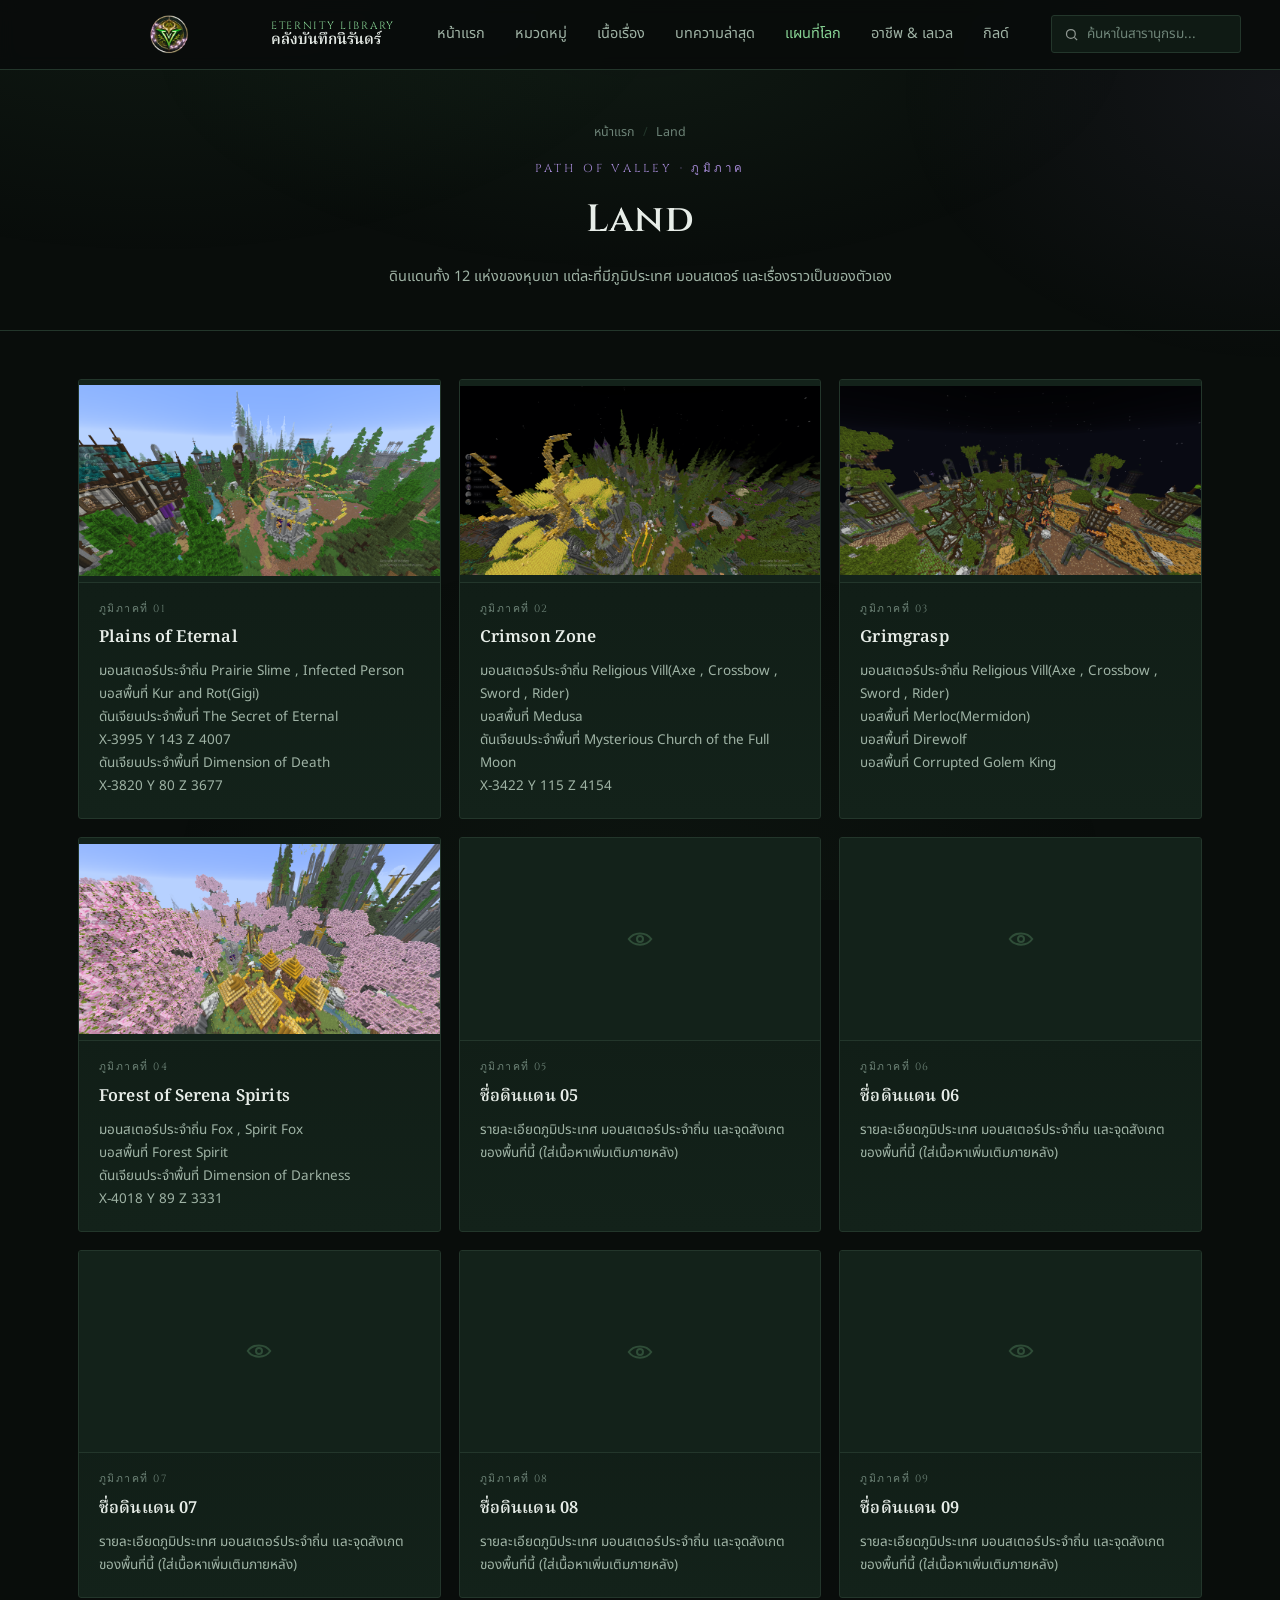
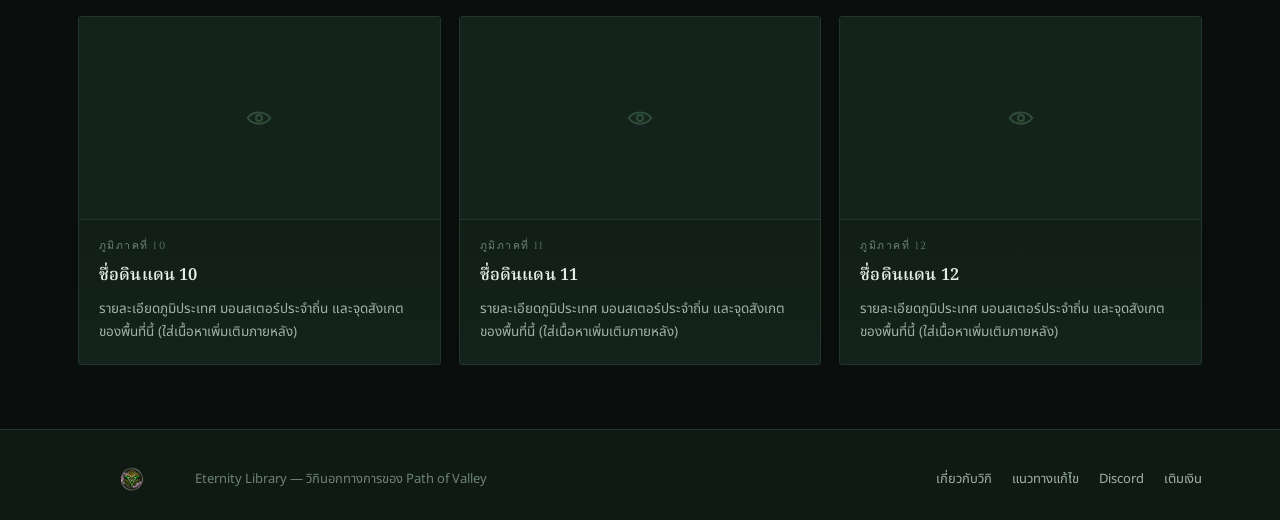
<file: Land.html>
<!DOCTYPE html>
<html lang="th">
<head>
<meta charset="UTF-8">
<meta name="viewport" content="width=device-width, initial-scale=1.0">
<title>Land — Eternity Library</title>

<link rel="preconnect" href="https://fonts.googleapis.com">
<link rel="preconnect" href="https://fonts.gstatic.com" crossorigin>
<link href="https://fonts.googleapis.com/css2?family=Cinzel:wght@500;600;700&family=Noto+Serif+Thai:wght@500;600;700&family=Noto+Sans+Thai:wght@400;500;600&display=swap" rel="stylesheet">

<link rel="stylesheet" href="css/style.css">
</head>
<body>

<header>
  <div class="header-inner">
    <a href="index.html" class="brand">
      <img src="images/logo.png" alt="Eternity Library โลโก้">
      <span class="brand-text">
        <span class="name-en">Eternity Library</span>
        <span class="name-th">คลังบันทึกนิรันดร์</span>
      </span>
    </a>
    <nav class="main-nav" id="mainNav">
      <a href="index.html">หน้าแรก</a>
      <a href="index.html#categories">หมวดหมู่</a>
      <a href="index.html#storyline">เนื้อเรื่อง</a>
      <a href="index.html#articles">บทความล่าสุด</a>
      <a href="Land.html" class="active">แผนที่โลก</a>
      <a href="Class-Tier.html">อาชีพ &amp; เลเวล</a>
      <a href="#">กิลด์</a>
    </nav>
    <div class="search-box">
      <svg width="15" height="15" viewBox="0 0 24 24" fill="none" stroke="currentColor" stroke-width="2"><circle cx="11" cy="11" r="7"/><line x1="21" y1="21" x2="16.65" y2="16.65"/></svg>
      <input type="text" placeholder="ค้นหาในสารานุกรม...">
    </div>
    <button class="nav-toggle" id="navToggle" aria-label="เปิดเมนู">☰</button>
  </div>
</header>

<!-- =========================================================
     PAGE HERO
     ========================================================= -->
<section class="page-hero">
  <div class="wrap">
    <div class="breadcrumb">
      <a href="index.html">หน้าแรก</a><span class="sep">/</span><span>Land</span>
    </div>
    <div class="eyebrow">Path of Valley · ภูมิภาค</div>
    <h1>Land</h1>
    <p>ดินแดนทั้ง 12 แห่งของหุบเขา แต่ละที่มีภูมิประเทศ มอนสเตอร์ และเรื่องราวเป็นของตัวเอง</p>
  </div>
</section>

<!-- =========================================================
     LAND GRID — 12 ที่
     ========================================================= -->
<section>
  <div class="wrap">
    <div class="land-grid">

      <div class="land-card">
        <div class="land-thumb"><img src="images/Plains-of-Eternal.png" alt=""></div>
        <div class="land-body">
          <div class="land-region">ภูมิภาคที่ 01</div>
          <h3>Plains of Eternal</h3>
          <p>มอนสเตอร์ประจำถิ่น Prairie Slime , Infected Person <br> บอสพื้นที่ Kur and Rot(Gigi)
            <br>ดันเจียนประจำพื้นที่ The Secret of Eternal <br>X-3995 Y 143 Z 4007 
            <br>ดันเจียนประจำพื้นที่ Dimension of Death <br>X-3820 Y 80 Z 3677
          </p>
        </div>
      </div>

      <div class="land-card">
        <div class="land-thumb"><img src="images/Crimson-Zone.png" alt=""></div>
        <div class="land-body">
          <div class="land-region">ภูมิภาคที่ 02</div>
          <h3>Crimson Zone</h3>
          <p>มอนสเตอร์ประจำถิ่น Religious Vill(Axe , Crossbow , Sword , Rider)
            <br> บอสพื้นที่ Medusa
            <br>ดันเจียนประจำพื้นที่ Mysterious Church of the Full Moon <br>X-3422 Y 115 Z 4154
          </p>
        </div>
      </div>

      <div class="land-card">
        <div class="land-thumb"><img src="images/Grimgrasp.png" alt=""></div>
        <div class="land-body">
          <div class="land-region">ภูมิภาคที่ 03</div>
          <h3>Grimgrasp</h3>
          <p>มอนสเตอร์ประจำถิ่น Religious Vill(Axe , Crossbow , Sword , Rider)
            <br> บอสพื้นที่ Merloc(Mermidon)
            <br> บอสพื้นที่ Direwolf
            <br> บอสพื้นที่ Corrupted Golem King
          </p>
        </div>
      </div>

      <div class="land-card">
        <div class="land-thumb"><img src="images/Forest-of-Serena-Spirits.png" alt=""></div>
        <div class="land-body">
          <div class="land-region">ภูมิภาคที่ 04</div>
          <h3>Forest of Serena Spirits</h3>
          <p>มอนสเตอร์ประจำถิ่น Fox , Spirit Fox
            <br> บอสพื้นที่ Forest Spirit
            <br>ดันเจียนประจำพื้นที่ Dimension of Darkness <br>X-4018 Y 89 Z 3331
          </p>
        </div>
      </div>

      <div class="land-card">
        <div class="land-thumb"><svg width="30" height="30" viewBox="0 0 24 24" fill="none" stroke="currentColor" stroke-width="1.6"><path d="M3 12c4-6 14-6 18 0-4 6-14 6-18 0z"/><circle cx="12" cy="12" r="2.4"/></svg></div>
        <div class="land-body">
          <div class="land-region">ภูมิภาคที่ 05</div>
          <h3>ชื่อดินแดน 05</h3>
          <p>รายละเอียดภูมิประเทศ มอนสเตอร์ประจำถิ่น และจุดสังเกตของพื้นที่นี้ (ใส่เนื้อหาเพิ่มเติมภายหลัง)</p>
        </div>
      </div>

      <div class="land-card">
        <div class="land-thumb"><svg width="30" height="30" viewBox="0 0 24 24" fill="none" stroke="currentColor" stroke-width="1.6"><path d="M3 12c4-6 14-6 18 0-4 6-14 6-18 0z"/><circle cx="12" cy="12" r="2.4"/></svg></div>
        <div class="land-body">
          <div class="land-region">ภูมิภาคที่ 06</div>
          <h3>ชื่อดินแดน 06</h3>
          <p>รายละเอียดภูมิประเทศ มอนสเตอร์ประจำถิ่น และจุดสังเกตของพื้นที่นี้ (ใส่เนื้อหาเพิ่มเติมภายหลัง)</p>
        </div>
      </div>

      <div class="land-card">
        <div class="land-thumb"><svg width="30" height="30" viewBox="0 0 24 24" fill="none" stroke="currentColor" stroke-width="1.6"><path d="M3 12c4-6 14-6 18 0-4 6-14 6-18 0z"/><circle cx="12" cy="12" r="2.4"/></svg></div>
        <div class="land-body">
          <div class="land-region">ภูมิภาคที่ 07</div>
          <h3>ชื่อดินแดน 07</h3>
          <p>รายละเอียดภูมิประเทศ มอนสเตอร์ประจำถิ่น และจุดสังเกตของพื้นที่นี้ (ใส่เนื้อหาเพิ่มเติมภายหลัง)</p>
        </div>
      </div>

      <div class="land-card">
        <div class="land-thumb"><svg width="30" height="30" viewBox="0 0 24 24" fill="none" stroke="currentColor" stroke-width="1.6"><path d="M3 12c4-6 14-6 18 0-4 6-14 6-18 0z"/><circle cx="12" cy="12" r="2.4"/></svg></div>
        <div class="land-body">
          <div class="land-region">ภูมิภาคที่ 08</div>
          <h3>ชื่อดินแดน 08</h3>
          <p>รายละเอียดภูมิประเทศ มอนสเตอร์ประจำถิ่น และจุดสังเกตของพื้นที่นี้ (ใส่เนื้อหาเพิ่มเติมภายหลัง)</p>
        </div>
      </div>

      <div class="land-card">
        <div class="land-thumb"><svg width="30" height="30" viewBox="0 0 24 24" fill="none" stroke="currentColor" stroke-width="1.6"><path d="M3 12c4-6 14-6 18 0-4 6-14 6-18 0z"/><circle cx="12" cy="12" r="2.4"/></svg></div>
        <div class="land-body">
          <div class="land-region">ภูมิภาคที่ 09</div>
          <h3>ชื่อดินแดน 09</h3>
          <p>รายละเอียดภูมิประเทศ มอนสเตอร์ประจำถิ่น และจุดสังเกตของพื้นที่นี้ (ใส่เนื้อหาเพิ่มเติมภายหลัง)</p>
        </div>
      </div>

      <div class="land-card">
        <div class="land-thumb"><svg width="30" height="30" viewBox="0 0 24 24" fill="none" stroke="currentColor" stroke-width="1.6"><path d="M3 12c4-6 14-6 18 0-4 6-14 6-18 0z"/><circle cx="12" cy="12" r="2.4"/></svg></div>
        <div class="land-body">
          <div class="land-region">ภูมิภาคที่ 10</div>
          <h3>ชื่อดินแดน 10</h3>
          <p>รายละเอียดภูมิประเทศ มอนสเตอร์ประจำถิ่น และจุดสังเกตของพื้นที่นี้ (ใส่เนื้อหาเพิ่มเติมภายหลัง)</p>
        </div>
      </div>

      <div class="land-card">
        <div class="land-thumb"><svg width="30" height="30" viewBox="0 0 24 24" fill="none" stroke="currentColor" stroke-width="1.6"><path d="M3 12c4-6 14-6 18 0-4 6-14 6-18 0z"/><circle cx="12" cy="12" r="2.4"/></svg></div>
        <div class="land-body">
          <div class="land-region">ภูมิภาคที่ 11</div>
          <h3>ชื่อดินแดน 11</h3>
          <p>รายละเอียดภูมิประเทศ มอนสเตอร์ประจำถิ่น และจุดสังเกตของพื้นที่นี้ (ใส่เนื้อหาเพิ่มเติมภายหลัง)</p>
        </div>
      </div>

      <div class="land-card">
        <div class="land-thumb"><svg width="30" height="30" viewBox="0 0 24 24" fill="none" stroke="currentColor" stroke-width="1.6"><path d="M3 12c4-6 14-6 18 0-4 6-14 6-18 0z"/><circle cx="12" cy="12" r="2.4"/></svg></div>
        <div class="land-body">
          <div class="land-region">ภูมิภาคที่ 12</div>
          <h3>ชื่อดินแดน 12</h3>
          <p>รายละเอียดภูมิประเทศ มอนสเตอร์ประจำถิ่น และจุดสังเกตของพื้นที่นี้ (ใส่เนื้อหาเพิ่มเติมภายหลัง)</p>
        </div>
      </div>

    </div>
  </div>
</section>

<footer>
  <div class="wrap footer-inner">
    <div class="fbrand">
      <img src="images/logo.png" alt="" style="height:26px; width:auto; opacity:.8;">
      <span>Eternity Library — วิกินอกทางการของ Path of Valley</span>
    </div>
    <div class="footer-links">
      <a href="#">เกี่ยวกับวิกิ</a>
      <a href="#">แนวทางแก้ไข</a>
      <a href="https://discord.gg/BUur6SgMSd" target="_blank" rel="noopener noreferrer">Discord</a>
      <a href="https://store.pathofvalley.online/" target="_blank" rel="noopener noreferrer">เติมเงิน</a>
    </div>
  </div>
</footer>

<script src="js/script.js"></script>

</body>
</html>
</file>
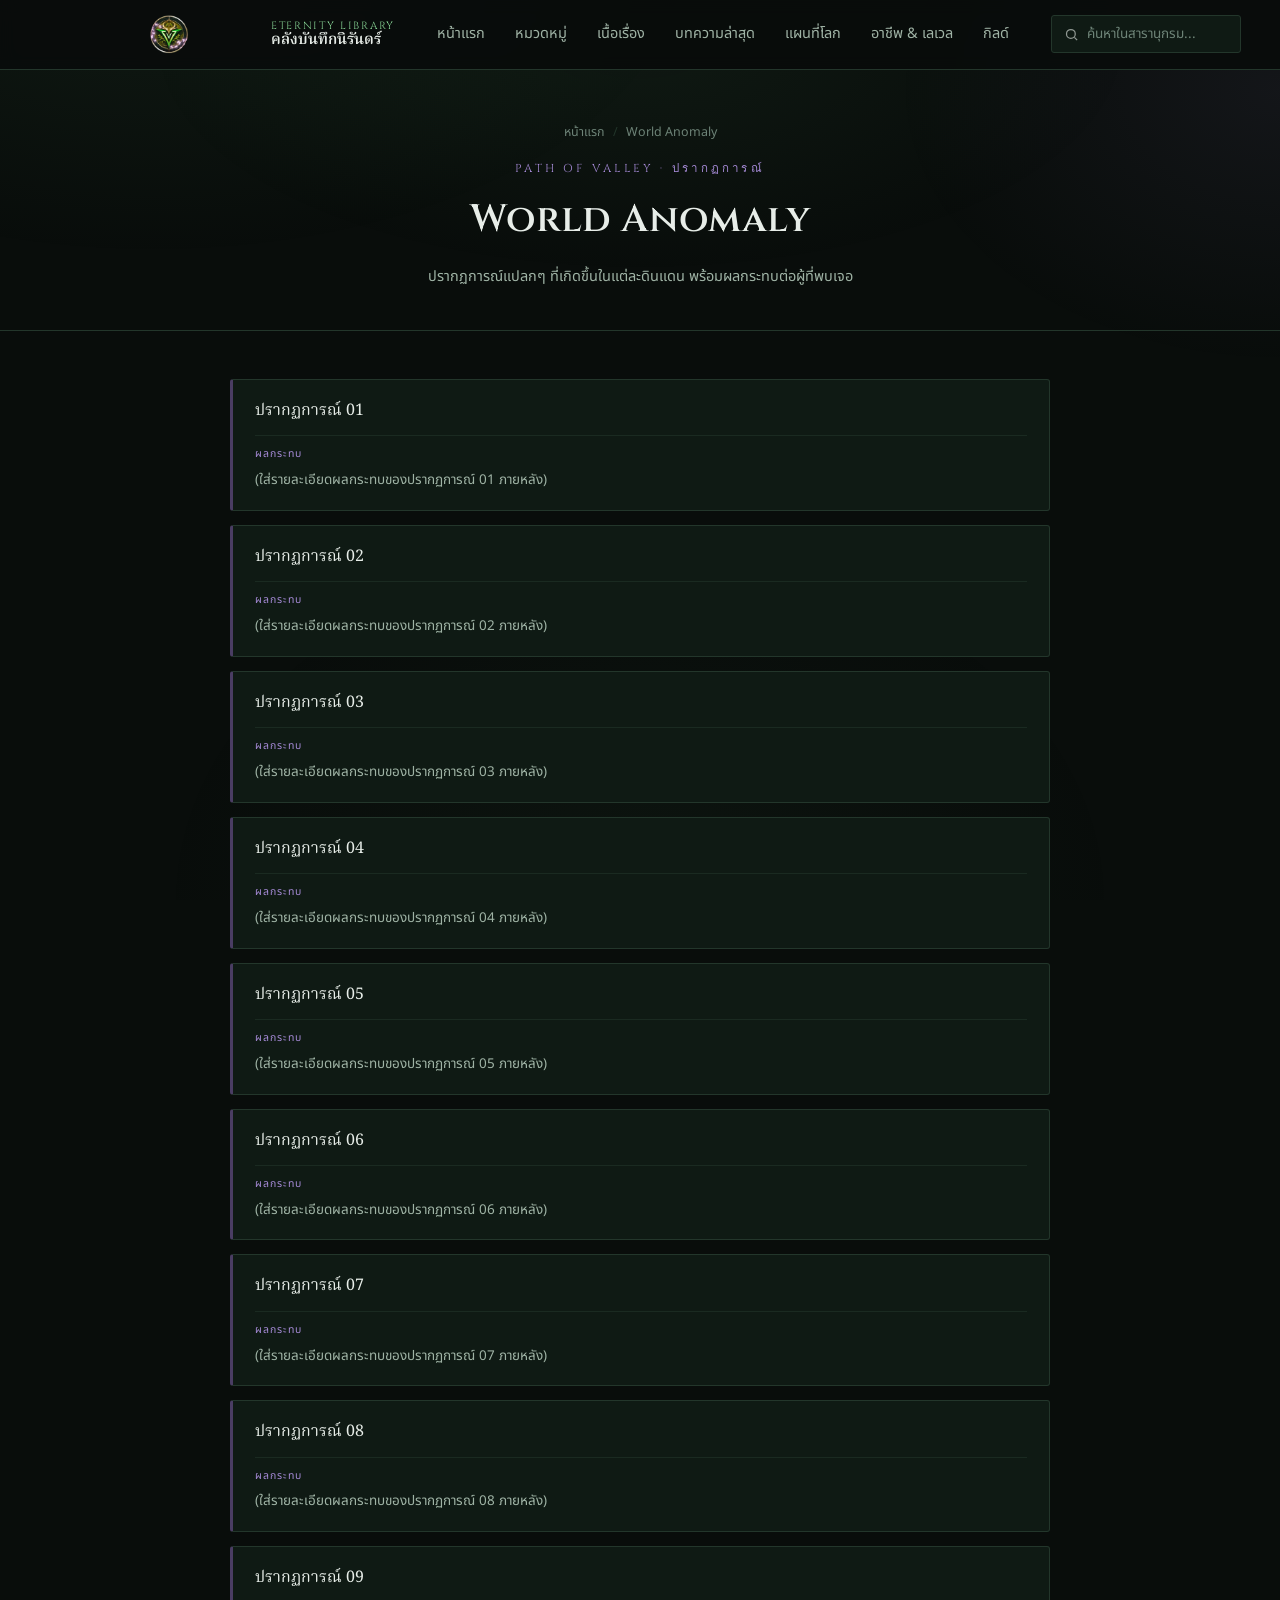
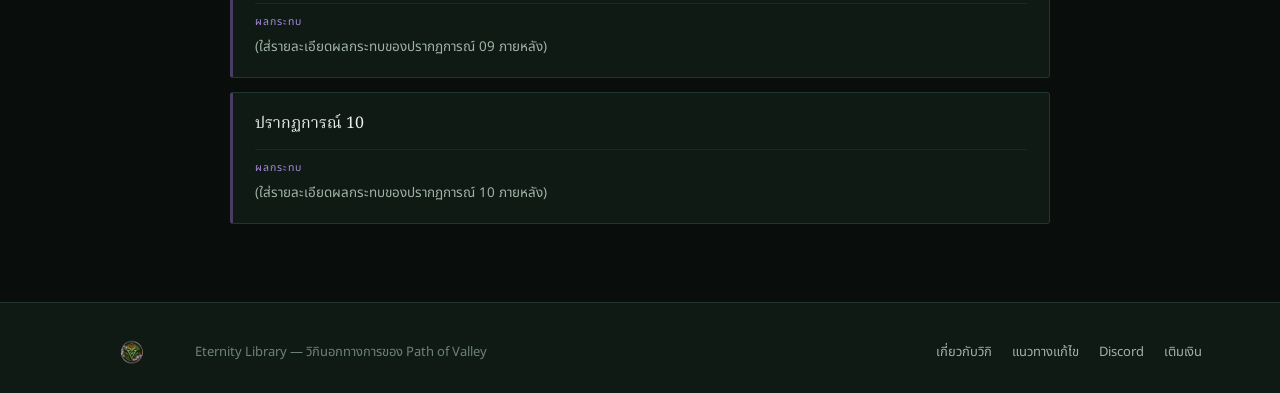
<file: World-Anomaly.html>
<!DOCTYPE html>
<html lang="th">
<head>
<meta charset="UTF-8">
<meta name="viewport" content="width=device-width, initial-scale=1.0">
<title>World Anomaly — Eternity Library</title>

<link rel="preconnect" href="https://fonts.googleapis.com">
<link rel="preconnect" href="https://fonts.gstatic.com" crossorigin>
<link href="https://fonts.googleapis.com/css2?family=Cinzel:wght@500;600;700&family=Noto+Serif+Thai:wght@500;600;700&family=Noto+Sans+Thai:wght@400;500;600&display=swap" rel="stylesheet">

<link rel="stylesheet" href="css/style.css">
</head>
<body>

<header>
  <div class="header-inner">
    <a href="index.html" class="brand">
      <img src="images/logo.png" alt="Eternity Library โลโก้">
      <span class="brand-text">
        <span class="name-en">Eternity Library</span>
        <span class="name-th">คลังบันทึกนิรันดร์</span>
      </span>
    </a>
    <nav class="main-nav" id="mainNav">
      <a href="index.html">หน้าแรก</a>
      <a href="index.html#categories">หมวดหมู่</a>
      <a href="index.html#storyline">เนื้อเรื่อง</a>
      <a href="index.html#articles">บทความล่าสุด</a>
      <a href="Land.html">แผนที่โลก</a>
      <a href="Class-Tier.html">อาชีพ &amp; เลเวล</a>
      <a href="#">กิลด์</a>
    </nav>
    <div class="search-box">
      <svg width="15" height="15" viewBox="0 0 24 24" fill="none" stroke="currentColor" stroke-width="2"><circle cx="11" cy="11" r="7"/><line x1="21" y1="21" x2="16.65" y2="16.65"/></svg>
      <input type="text" placeholder="ค้นหาในสารานุกรม...">
    </div>
    <button class="nav-toggle" id="navToggle" aria-label="เปิดเมนู">☰</button>
  </div>
</header>

<section class="page-hero">
  <div class="wrap">
    <div class="breadcrumb">
      <a href="index.html">หน้าแรก</a><span class="sep">/</span><span>World Anomaly</span>
    </div>
    <div class="eyebrow">Path of Valley · ปรากฏการณ์</div>
    <h1>World Anomaly</h1>
    <p>ปรากฏการณ์แปลกๆ ที่เกิดขึ้นในแต่ละดินแดน พร้อมผลกระทบต่อผู้ที่พบเจอ</p>
  </div>
</section>

<section>
  <div class="wrap">
    <div class="anomaly-list">

      <div class="anomaly-item">
        <div class="anomaly-name">ปรากฏการณ์ 01</div>
        <div class="anomaly-eff">
          <span class="label">ผลกระทบ</span>
          (ใส่รายละเอียดผลกระทบของปรากฏการณ์ 01 ภายหลัง)
        </div>
      </div>

      <div class="anomaly-item">
        <div class="anomaly-name">ปรากฏการณ์ 02</div>
        <div class="anomaly-eff">
          <span class="label">ผลกระทบ</span>
          (ใส่รายละเอียดผลกระทบของปรากฏการณ์ 02 ภายหลัง)
        </div>
      </div>

      <div class="anomaly-item">
        <div class="anomaly-name">ปรากฏการณ์ 03</div>
        <div class="anomaly-eff">
          <span class="label">ผลกระทบ</span>
          (ใส่รายละเอียดผลกระทบของปรากฏการณ์ 03 ภายหลัง)
        </div>
      </div>

      <div class="anomaly-item">
        <div class="anomaly-name">ปรากฏการณ์ 04</div>
        <div class="anomaly-eff">
          <span class="label">ผลกระทบ</span>
          (ใส่รายละเอียดผลกระทบของปรากฏการณ์ 04 ภายหลัง)
        </div>
      </div>

      <div class="anomaly-item">
        <div class="anomaly-name">ปรากฏการณ์ 05</div>
        <div class="anomaly-eff">
          <span class="label">ผลกระทบ</span>
          (ใส่รายละเอียดผลกระทบของปรากฏการณ์ 05 ภายหลัง)
        </div>
      </div>

      <div class="anomaly-item">
        <div class="anomaly-name">ปรากฏการณ์ 06</div>
        <div class="anomaly-eff">
          <span class="label">ผลกระทบ</span>
          (ใส่รายละเอียดผลกระทบของปรากฏการณ์ 06 ภายหลัง)
        </div>
      </div>

      <div class="anomaly-item">
        <div class="anomaly-name">ปรากฏการณ์ 07</div>
        <div class="anomaly-eff">
          <span class="label">ผลกระทบ</span>
          (ใส่รายละเอียดผลกระทบของปรากฏการณ์ 07 ภายหลัง)
        </div>
      </div>

      <div class="anomaly-item">
        <div class="anomaly-name">ปรากฏการณ์ 08</div>
        <div class="anomaly-eff">
          <span class="label">ผลกระทบ</span>
          (ใส่รายละเอียดผลกระทบของปรากฏการณ์ 08 ภายหลัง)
        </div>
      </div>

      <div class="anomaly-item">
        <div class="anomaly-name">ปรากฏการณ์ 09</div>
        <div class="anomaly-eff">
          <span class="label">ผลกระทบ</span>
          (ใส่รายละเอียดผลกระทบของปรากฏการณ์ 09 ภายหลัง)
        </div>
      </div>

      <div class="anomaly-item">
        <div class="anomaly-name">ปรากฏการณ์ 10</div>
        <div class="anomaly-eff">
          <span class="label">ผลกระทบ</span>
          (ใส่รายละเอียดผลกระทบของปรากฏการณ์ 10 ภายหลัง)
        </div>
      </div>

    </div>
  </div>
</section>

<footer>
  <div class="wrap footer-inner">
    <div class="fbrand">
      <img src="images/logo.png" alt="" style="height:26px; width:auto; opacity:.8;">
      <span>Eternity Library — วิกินอกทางการของ Path of Valley</span>
    </div>
    <div class="footer-links">
      <a href="#">เกี่ยวกับวิกิ</a>
      <a href="#">แนวทางแก้ไข</a>
      <a href="https://discord.gg/BUur6SgMSd" target="_blank" rel="noopener noreferrer">Discord</a>
      <a href="https://store.pathofvalley.online/" target="_blank" rel="noopener noreferrer">เติมเงิน</a>
    </div>
  </div>
</footer>

<script src="js/script.js"></script>

</body>
</html>
</file>
<file: css/style.css>
/* =========================================================
   ETERNITY LIBRARY — Path of Valley Wiki
   ไฟล์สไตล์หลัก (สี / ฟอนต์ / เลย์เอาต์)
   แก้สีธีมได้ที่ตัวแปรด้านล่าง (:root) จุดเดียวจบ
   ========================================================= */

:root{
  /* ---- สีพื้นหลัง ---- */
  --void: #090d0b;        /* พื้นหลังหลัก ดำอมเขียว */
  --panel: #0f1a14;       /* พื้นการ์ด/กล่อง */
  --panel-2: #13221a;     /* พื้นการ์ดไล่เฉด */

  /* ---- เส้นขอบ ---- */
  --line: #23362b;
  --line-soft: #1a2a21;

  /* ---- โทนเขียว (สีหลักของธีม) ---- */
  --green: #4f8f5e;
  --green-bright: #86d193;
  --green-dim: #2f4d38;

  /* ---- โทนม่วง (ใช้เน้นจุดพิเศษ/ของหายากเท่านั้น) ---- */
  --purple: #a58ad6;
  --purple-dim: #4a3d63;

  /* ---- สีทอง (ใช้แต้มเล็กน้อยจากโลโก้) ---- */
  --gold: #c9a35c;

  /* ---- สีเฉพาะลัทธิ (Faith) ---- */
  --sect-yellow: #d9b23c;       /* Celestial Devourers */
  --sect-yellow-dim: #4a3f21;
  --sect-purple-deep: #6b4fc9;  /* Crimson Moon Sect */
  --sect-purple-deep-dim: #2c2350;

  /* ---- สี +/- ของค่าสถานะ ---- */
  --stat-pos: var(--green-bright);
  --stat-neg: #c97a72;

  /* ---- สีตัวอักษร ---- */
  --text: #e7ede8;
  --text-muted: #9fb3a5;
  --text-faint: #6d8377;

  --radius: 3px;
}

/* ---------- RESET พื้นฐาน ---------- */
*{box-sizing:border-box; margin:0; padding:0;}
html{scroll-behavior:smooth;}
body{
  background:var(--void);
  color:var(--text);
  font-family:'Noto Sans Thai','Inter',sans-serif;
  line-height:1.7;
  font-size:16px;
}
h1,h2,h3,h4{
  font-family:'Noto Serif Thai','Cinzel',serif;
  font-weight:600;
  color:var(--text);
  letter-spacing:.01em;
}
a{color:inherit; text-decoration:none;}
img{display:block; max-width:100%;}
.wrap{max-width:1180px; margin:0 auto; padding:0 28px;}

/* พื้นผิวไล่เฉดเบา ๆ ให้บรรยากาศลึกลับ */
body::before{
  content:"";
  position:fixed; inset:0;
  background:
    radial-gradient(ellipse 900px 500px at 12% -5%, rgba(79,143,94,.10), transparent 60%),
    radial-gradient(ellipse 700px 500px at 100% 10%, rgba(165,138,214,.07), transparent 55%),
    radial-gradient(ellipse 800px 600px at 50% 100%, rgba(79,143,94,.06), transparent 60%);
  pointer-events:none;
  z-index:0;
}

/* =========================================================
   HEADER / แถบเมนูบน
   ========================================================= */
header{
  position:sticky; top:0; z-index:50;
  background:rgba(9,13,11,.92);
  backdrop-filter:blur(8px);
  border-bottom:1px solid var(--line);
}
.header-inner{
  display:flex; align-items:center; gap:28px;
  padding:12px 28px;
  max-width:1180px; margin:0 auto;
}
.brand{display:flex; align-items:center; gap:12px; flex-shrink:0;}
.brand img{height:44px; width:auto;} /* โลโก้มุมบนซ้าย */
.brand .brand-text{display:flex; flex-direction:column; line-height:1.15;}
.brand .brand-text .name-th{font-family:'Noto Serif Thai',serif; font-size:15px; font-weight:600; color:var(--text);}
.brand .brand-text .name-en{font-family:'Cinzel',serif; font-size:10.5px; letter-spacing:.16em; color:var(--green-bright); text-transform:uppercase;}

nav.main-nav{display:flex; gap:2px; flex:1;}
nav.main-nav a{
  padding:10px 14px;
  font-size:14.5px;
  color:var(--text-muted);
  border-radius:var(--radius);
  transition:color .15s ease, background .15s ease;
  white-space:nowrap;
}
nav.main-nav a:hover{color:var(--green-bright); background:var(--line-soft);}
nav.main-nav a.active{color:var(--green-bright);}

.search-box{
  display:flex; align-items:center; gap:8px;
  background:var(--panel);
  border:1px solid var(--line);
  border-radius:var(--radius);
  padding:8px 12px;
  min-width:190px;
}
.search-box input{
  background:none; border:none; outline:none;
  color:var(--text); font-family:inherit; font-size:13.5px; width:100%;
}
.search-box input::placeholder{color:var(--text-faint);}
.search-box svg{flex-shrink:0; opacity:.6;}

.nav-toggle{display:none; background:none; border:1px solid var(--line); border-radius:var(--radius); color:var(--text); padding:8px 10px; cursor:pointer;}

/* =========================================================
   HERO / แบนเนอร์หน้าแรก
   ========================================================= */
.hero{
  position:relative;
  width:100%;
  aspect-ratio: 2048 / 499; /* สัดส่วนเดียวกับไฟล์ banner.jpg */
  max-height:520px;
  overflow:hidden;
  border-bottom:1px solid var(--line);
}
.hero img{
  width:100%; height:100%; object-fit:cover;
  object-position:center 40%;
}
.hero::after{
  content:"";
  position:absolute; inset:0;
  background:linear-gradient(180deg, rgba(9,13,11,.15) 0%, rgba(9,13,11,.35) 55%, rgba(9,13,11,.97) 100%);
}
.hero-content{
  position:absolute; left:0; right:0; bottom:0;
  padding:0 28px 34px;
  max-width:1180px; margin:0 auto;
  text-align:center;
}
.hero-content .eyebrow{
  font-family:'Cinzel',serif;
  font-size:11.5px;
  letter-spacing:.32em;
  color:var(--purple);
  text-transform:uppercase;
  margin-bottom:10px;
}
.hero-content h1{
  font-family:'Cinzel',serif;
  font-size:clamp(28px, 5vw, 46px);
  color:#f1f5f0;
  text-shadow:0 2px 18px rgba(0,0,0,.6);
}
.hero-content p{
  margin-top:10px;
  color:var(--text-muted);
  font-size:15px;
  max-width:560px;
  margin-left:auto; margin-right:auto;
  text-shadow:0 1px 8px rgba(0,0,0,.6);
}

/* เส้นคั่นลายใบไม้ */
.ornament{
  display:flex; align-items:center; justify-content:center; gap:14px;
  margin:0 0 36px;
  color:var(--green-dim);
}
.ornament .stem{height:1px; width:70px; background:linear-gradient(90deg, transparent, var(--line), transparent);}
.ornament svg{opacity:.75;}

/* =========================================================
   ส่วนแนะนำเรื่องย่อ (Intro)
   ========================================================= */
section{position:relative; z-index:1;}
.intro{padding:56px 0 8px; text-align:center;}
.intro .kicker{
  font-family:'Cinzel',serif; font-size:11px; letter-spacing:.28em;
  color:var(--green-bright); text-transform:uppercase; margin-bottom:14px;
}
.intro h2{font-size:26px; max-width:640px; margin:0 auto 16px;}
.intro p{color:var(--text-muted); max-width:640px; margin:0 auto; font-size:15px;}

/* =========================================================
   การ์ดหมวดหมู่
   ========================================================= */
.categories{padding:44px 0 56px;}
.cat-grid{
  display:grid;
  grid-template-columns:repeat(3, 1fr);
  gap:16px;
}
.cat-card{
  background:linear-gradient(180deg, var(--panel), var(--panel-2));
  border:1px solid var(--line);
  border-radius:var(--radius);
  padding:22px 20px;
  position:relative;
  transition:border-color .18s ease, transform .18s ease;
}
.cat-card:hover{border-color:var(--green-dim); transform:translateY(-2px);}
.cat-card .icon{
  width:38px; height:38px;
  display:flex; align-items:center; justify-content:center;
  color:var(--green-bright);
  margin-bottom:14px;
}
.cat-card h3{font-size:17px; margin-bottom:6px;}
.cat-card p{color:var(--text-muted); font-size:13.5px; margin-bottom:14px;}
.cat-card .count{font-size:12px; color:var(--text-faint); border-top:1px solid var(--line-soft); padding-top:12px;}
.cat-card.accent-purple .icon{color:var(--purple);} /* การ์ดที่อยากเน้นด้วยสีม่วง */

/* =========================================================
   บทความล่าสุด + แถบข้าง (Content grid)
   ========================================================= */
.content-grid{
  display:grid;
  grid-template-columns:1fr 300px;
  gap:36px;
  padding-bottom:64px;
}
.section-head{
  display:flex; align-items:baseline; justify-content:space-between;
  margin-bottom:18px;
  padding-bottom:10px;
  border-bottom:1px solid var(--line);
}
.section-head h2{font-size:19px;}
.section-head a{font-size:13px; color:var(--green-bright);}
.section-head a:hover{color:var(--purple);}

.article-list{display:flex; flex-direction:column;}
.article-row{
  display:flex; gap:16px;
  padding:18px 0;
  border-bottom:1px solid var(--line-soft);
}
.article-row:last-child{border-bottom:none;}
.article-thumb{
  width:78px; height:78px; flex-shrink:0;
  border-radius:var(--radius);
  background:var(--panel-2);
  border:1px solid var(--line);
  display:flex; align-items:center; justify-content:center;
  color:var(--green-dim);
}
.article-row.rare .article-thumb{color:var(--purple); border-color:var(--purple-dim);}
.article-body h3{font-size:15.5px; margin-bottom:4px;}
.article-body h3 a:hover{color:var(--green-bright);}
.article-body p{font-size:13.5px; color:var(--text-muted); margin-bottom:6px;}
.article-meta{display:flex; gap:10px; font-size:11.5px; color:var(--text-faint);}
.tag{
  display:inline-block; font-size:10.5px; padding:2px 8px;
  border:1px solid var(--line); border-radius:2px; color:var(--text-muted);
}
.tag.legend{color:var(--purple); border-color:var(--purple-dim);} /* แท็กของหายาก/ตำนาน = ม่วง */
.tag.growth{color:var(--green-bright); border-color:var(--green-dim);} /* แท็กระบบเกม = เขียว */

/* ---------- กล่องแถบข้าง (Sidebar) ---------- */
.sidebar-box{
  background:var(--panel);
  border:1px solid var(--line);
  border-radius:var(--radius);
  padding:20px;
  margin-bottom:20px;
}
.sidebar-box h4{
  font-size:12.5px; letter-spacing:.1em; text-transform:uppercase;
  color:var(--green-bright); margin-bottom:14px;
  font-family:'Noto Sans Thai',sans-serif; font-weight:600;
}
.join-box .ip-row{
  display:flex; align-items:center; justify-content:space-between;
  background:var(--void); border:1px solid var(--line);
  border-radius:var(--radius); padding:10px 12px; margin-bottom:10px;
  font-size:14px; letter-spacing:.02em;
}
.join-box .ip-row span:first-child{color:var(--text-faint); font-size:11px;}
.join-box .ip-row span:last-child{color:var(--green-bright); font-family:monospace;}
.join-box p{font-size:13px; color:var(--text-muted); margin-bottom:12px;}
.btn{
  display:inline-block; width:100%; text-align:center;
  padding:11px 16px; border-radius:var(--radius);
  background:var(--green-dim); color:#eafff0;
  border:1px solid var(--green);
  font-size:13.5px; font-weight:500;
  transition:background .15s ease;
}
.btn:hover{background:var(--green);}
.btn.ghost{background:transparent; border-color:var(--line); color:var(--text-muted); margin-top:8px;}
.btn.ghost:hover{border-color:var(--purple-dim); color:var(--purple);}

.stat-row{display:flex; justify-content:space-between; padding:9px 0; border-bottom:1px solid var(--line-soft); font-size:13.5px;}
.stat-row:last-child{border-bottom:none;}
.stat-row span:last-child{color:var(--green-bright); font-weight:500;}

.toc-list a{
  display:block; padding:7px 0; font-size:13.5px; color:var(--text-muted);
  border-bottom:1px solid var(--line-soft);
}
.toc-list a:last-child{border-bottom:none;}
.toc-list a:hover{color:var(--green-bright); padding-left:4px;}

/* =========================================================
   FOOTER
   ========================================================= */
footer{
  border-top:1px solid var(--line);
  padding:36px 0 28px;
  background:var(--panel);
}
.footer-inner{display:flex; justify-content:space-between; align-items:center; flex-wrap:wrap; gap:16px;}
.footer-inner .fbrand{display:flex; align-items:center; gap:10px; color:var(--text-faint); font-size:13px;}
.footer-links{display:flex; gap:20px; font-size:13px; color:var(--text-muted);}
.footer-links a:hover{color:var(--purple);}

/* =========================================================
   RESPONSIVE / มือถือ-แท็บเล็ต
   ========================================================= */
@media (max-width: 880px){
  nav.main-nav{
    position:fixed; top:69px; left:0; right:0; bottom:0;
    flex-direction:column; background:var(--void);
    padding:16px 20px; display:none; overflow-y:auto;
    border-top:1px solid var(--line);
  }
  nav.main-nav.open{display:flex;}
  nav.main-nav a{padding:14px 6px; border-bottom:1px solid var(--line-soft); border-radius:0;}
  .search-box{display:none;}
  .nav-toggle{display:block;}
  .cat-grid{grid-template-columns:1fr 1fr;}
  .content-grid{grid-template-columns:1fr;}
}
@media (max-width: 540px){
  .cat-grid{grid-template-columns:1fr;}
  .header-inner{gap:12px;}
  .brand .brand-text{display:none;}
}

/* =========================================================
   PAGE HERO — หัวหน้าเพจย่อย (Land / Craftman / World Anomaly / Faith)
   ========================================================= */
.page-hero{
  padding:52px 0 40px;
  text-align:center;
  border-bottom:1px solid var(--line);
  background:
    radial-gradient(ellipse 820px 380px at 50% -10%, rgba(79,143,94,.09), transparent 60%);
}
.breadcrumb{
  font-size:12.5px; color:var(--text-faint);
  margin-bottom:16px;
  display:flex; align-items:center; justify-content:center; gap:8px;
}
.breadcrumb a:hover{color:var(--green-bright);}
.breadcrumb .sep{color:var(--line);}
.page-hero .eyebrow{
  font-family:'Cinzel',serif; font-size:11.5px; letter-spacing:.28em;
  color:var(--purple); text-transform:uppercase; margin-bottom:10px;
}
.page-hero h1{font-family:'Cinzel',serif; font-size:clamp(26px, 4.4vw, 38px);}
.page-hero p{
  margin-top:12px; color:var(--text-muted); font-size:14.5px;
  max-width:600px; margin-left:auto; margin-right:auto;
}

/* =========================================================
   LAND — ตารางดินแดน (12 ที่)
   ========================================================= */
.land-grid{
  display:grid;
  grid-template-columns:repeat(3, 1fr);
  gap:18px;
  padding:48px 0 64px;
}
.land-card{
  background:linear-gradient(180deg, var(--panel), var(--panel-2));
  border:1px solid var(--line);
  border-radius:var(--radius);
  overflow:hidden;
  transition:border-color .18s ease, transform .18s ease;
}
.land-card:hover{border-color:var(--green-dim); transform:translateY(-2px);}
.land-card .land-thumb{
  aspect-ratio:16/9;
  background:var(--panel-2);
  border-bottom:1px solid var(--line);
  display:flex; align-items:center; justify-content:center;
  color:var(--green-dim);
}
.land-card .land-body{padding:18px 20px 20px;}
.land-card .land-region{
  font-family:'Cinzel',serif; font-size:10.5px; letter-spacing:.14em;
  color:var(--text-faint); text-transform:uppercase; margin-bottom:6px;
}
.land-card h3{font-size:16.5px; margin-bottom:8px;}
.land-card p{font-size:13.5px; color:var(--text-muted);}

/* =========================================================
   CRAFTMAN — การ์ดวัตถุดิบ (21 ชิ้น, กดเพื่อดูแหล่งที่มา)
   ========================================================= */
.mat-grid{
  display:grid;
  grid-template-columns:repeat(4, 1fr);
  gap:14px;
  padding:48px 0 64px;
}
.mat-card{
  background:linear-gradient(180deg, var(--panel), var(--panel-2));
  border:1px solid var(--line);
  border-radius:var(--radius);
  transition:border-color .18s ease;
}
.mat-card:hover{border-color:var(--green-dim);}
.mat-card summary{
  list-style:none; cursor:pointer;
  padding:20px 14px 18px;
  display:flex; flex-direction:column; align-items:center; gap:10px;
  text-align:center;
}
.mat-card summary::-webkit-details-marker{display:none;}
.mat-card .mat-icon{
  width:36px; height:36px;
  display:flex; align-items:center; justify-content:center;
  color:var(--green-bright);
}
.mat-card .mat-name{font-size:13.5px; font-weight:500;}
.mat-card .mat-hint{
  font-size:11px; color:var(--text-faint);
  display:flex; align-items:center; gap:4px;
}
.mat-card .mat-hint svg{transition:transform .18s ease;}
.mat-card[open] .mat-hint svg{transform:rotate(180deg);}
.mat-card[open] summary{border-bottom:1px solid var(--line-soft);}
.mat-card .mat-source{padding:14px 16px 18px; font-size:12.5px; color:var(--text-muted);}
.mat-card .mat-source .label{
  font-size:10.5px; letter-spacing:.1em; text-transform:uppercase;
  color:var(--green-bright); margin-bottom:6px; display:block;
}

/* =========================================================
   WORLD ANOMALY — ลิสต์แนวตั้ง (10 อัน)
   ========================================================= */
.anomaly-list{
  display:flex; flex-direction:column;
  max-width:820px; margin:0 auto;
  padding:48px 0 64px;
}
.anomaly-item{
  border:1px solid var(--line);
  border-left:3px solid var(--purple-dim);
  border-radius:var(--radius);
  background:var(--panel);
  padding:18px 22px;
  margin-bottom:14px;
}
.anomaly-item .anomaly-name{
  font-family:'Noto Serif Thai',serif; font-size:16px;
  margin-bottom:10px;
}
.anomaly-item .anomaly-eff{
  font-size:13.5px; color:var(--text-muted);
  padding-top:10px; border-top:1px solid var(--line-soft);
}
.anomaly-item .anomaly-eff .label{
  font-size:10.5px; letter-spacing:.1em; text-transform:uppercase;
  color:var(--purple); margin-bottom:5px; display:block;
}

/* =========================================================
   FAITH — การ์ดแนวนอน (8 อัน)
   ========================================================= */
.faith-grid{
  display:grid;
  grid-template-columns:repeat(4, 1fr);
  gap:16px;
  padding:48px 0 64px;
}
.faith-card{
  display:flex; flex-direction:column; gap:14px;
  background:linear-gradient(180deg, var(--panel), var(--panel-2));
  border:1px solid var(--line);
  border-top:3px solid var(--green-dim);
  border-radius:var(--radius);
  padding:20px 20px 18px;
  transition:border-color .18s ease, transform .18s ease, box-shadow .18s ease;
}
.faith-card:hover{
  border-color:var(--green-dim);
  border-top-color:var(--green-bright);
  transform:translateY(-2px);
  box-shadow:0 10px 24px -14px rgba(0,0,0,.6);
}
.faith-card .faith-head{display:flex; align-items:center; gap:12px;}
.faith-card .faith-icon{
  width:40px; height:40px; flex-shrink:0;
  display:flex; align-items:center; justify-content:center;
  color:var(--green-bright);
  background:var(--void);
  border:1px solid var(--line);
  border-radius:50%;
}
.faith-card .faith-body{flex:1; min-width:0;}
.faith-card .faith-body h3{
  font-size:15.5px; line-height:1.3;
  font-family:'Noto Serif Thai','Cinzel',serif;
}
.faith-card .faith-eff{font-size:12.5px; color:var(--text-muted); padding-top:12px; border-top:1px solid var(--line-soft);}
.faith-card .faith-eff .label{
  font-size:10px; letter-spacing:.08em; text-transform:uppercase;
  color:var(--green-bright); display:block; margin-bottom:8px;
}
.faith-card .faith-eff p{margin:0; font-size:12.5px; color:var(--text-muted);}

.stat-list{display:flex; flex-direction:column; gap:6px;}
.stat-list li{
  display:flex; align-items:baseline; justify-content:space-between;
  gap:10px; font-size:12.5px; color:var(--text-muted);
  padding-bottom:6px; border-bottom:1px solid var(--line-soft);
}
.stat-list li:last-child{border-bottom:none; padding-bottom:0;}
.stat-list .stat-val{font-family:monospace; font-weight:600; flex-shrink:0;}
.stat-list .stat-val.pos{color:var(--stat-pos);}
.stat-list .stat-val.neg{color:var(--stat-neg);}

/* ---- ลัทธิพิเศษ: Crimson Moon Sect (ม่วงเข้ม) ---- */
.faith-card.sect-crimson{border-top-color:var(--sect-purple-deep);}
.faith-card.sect-crimson:hover{border-color:var(--sect-purple-deep-dim); border-top-color:var(--sect-purple-deep);}
.faith-card.sect-crimson .faith-icon{color:var(--sect-purple-deep); border-color:var(--sect-purple-deep-dim); background:var(--sect-purple-deep-dim);}
.faith-card.sect-crimson h3{color:var(--sect-purple-deep);}
.faith-card.sect-crimson .faith-eff .label{color:var(--sect-purple-deep);}

/* ---- ลัทธิพิเศษ: Celestial Devourers (เหลือง) ---- */
.faith-card.sect-celestial{border-top-color:var(--sect-yellow);}
.faith-card.sect-celestial:hover{border-color:var(--sect-yellow-dim); border-top-color:var(--sect-yellow);}
.faith-card.sect-celestial .faith-icon{color:var(--sect-yellow); border-color:var(--sect-yellow-dim); background:var(--sect-yellow-dim);}
.faith-card.sect-celestial h3{color:var(--sect-yellow);}
.faith-card.sect-celestial .faith-eff .label{color:var(--sect-yellow);}

/* =========================================================
   RESPONSIVE เพิ่มเติมสำหรับเพจย่อย
   ========================================================= */
@media (max-width: 880px){
  .land-grid{grid-template-columns:repeat(2, 1fr);}
  .mat-grid{grid-template-columns:repeat(3, 1fr);}
  .faith-grid{grid-template-columns:repeat(2, 1fr);}
}
@media (max-width: 540px){
  .land-grid{grid-template-columns:1fr;}
  .mat-grid{grid-template-columns:repeat(2, 1fr);}
  .faith-grid{grid-template-columns:1fr;}
}

@media (prefers-reduced-motion: reduce){
  html{scroll-behavior:auto;}
  *{transition:none !important;}
}
</file>
